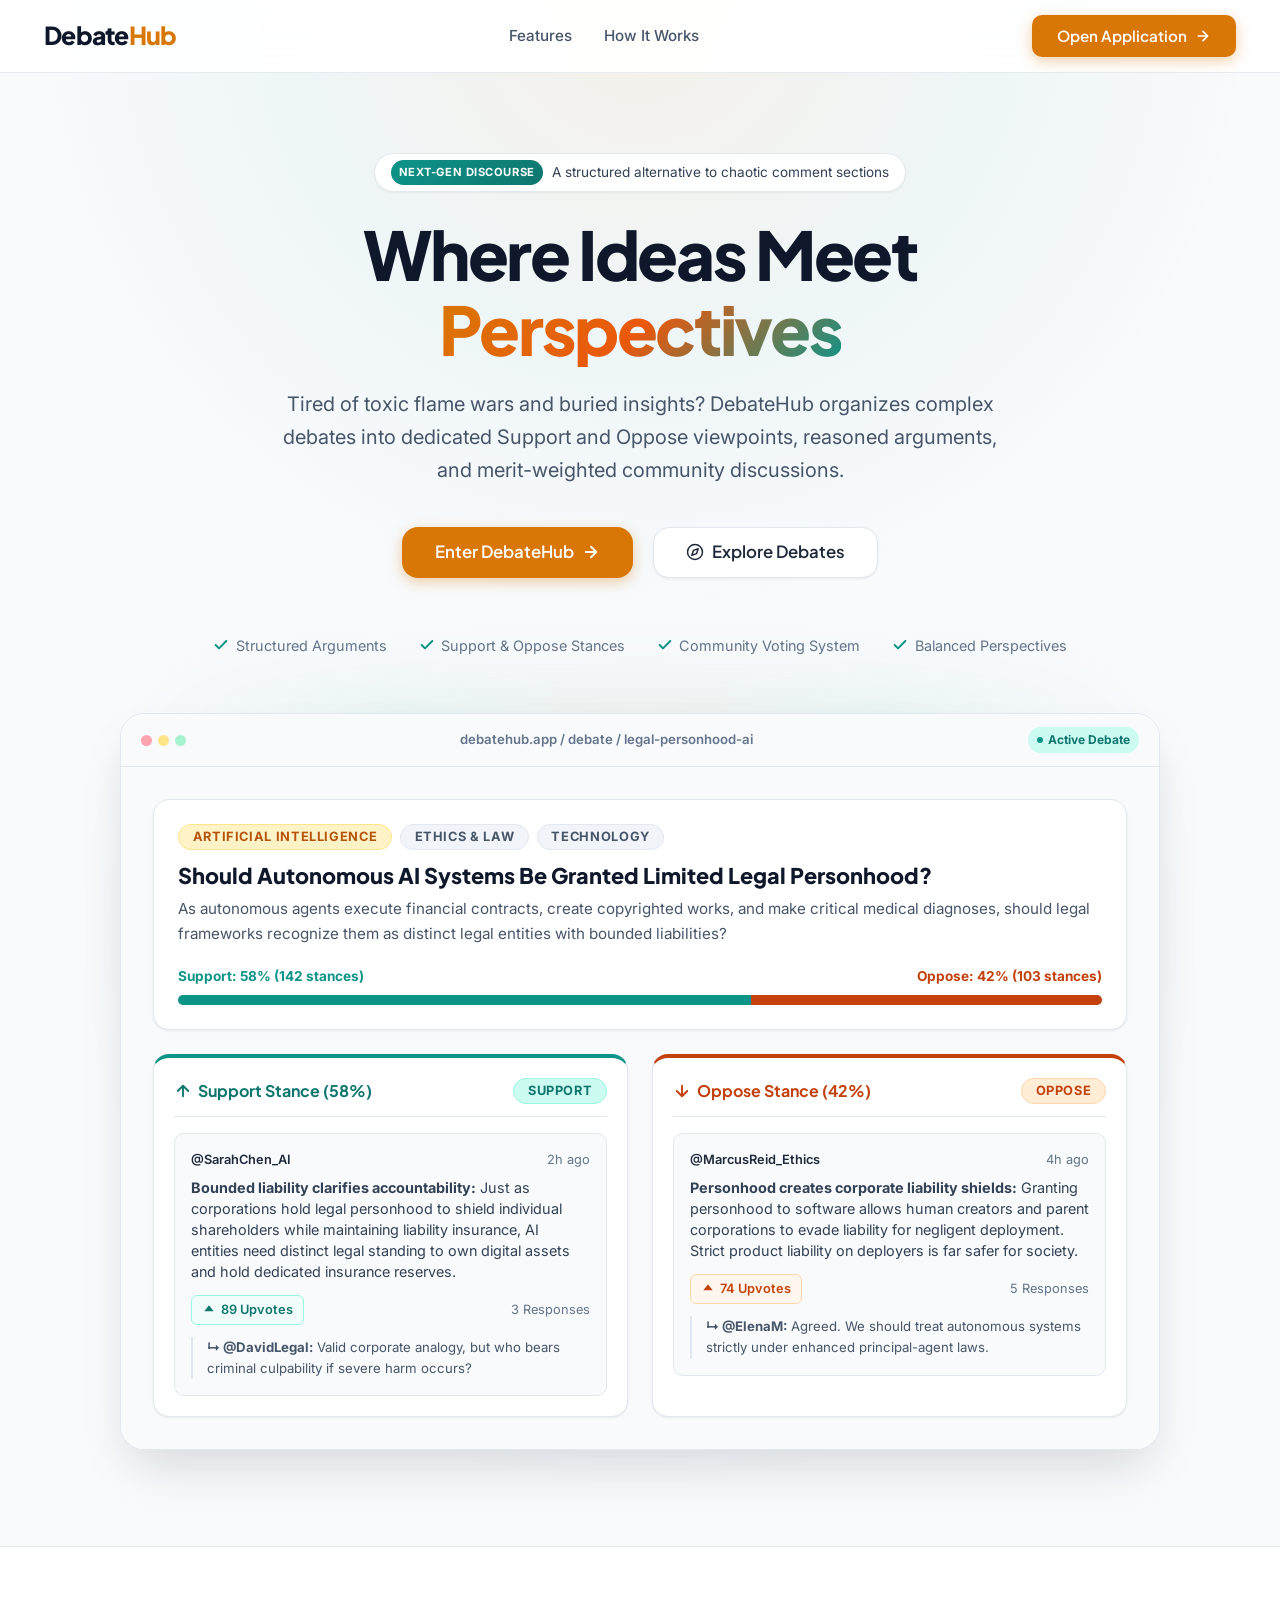
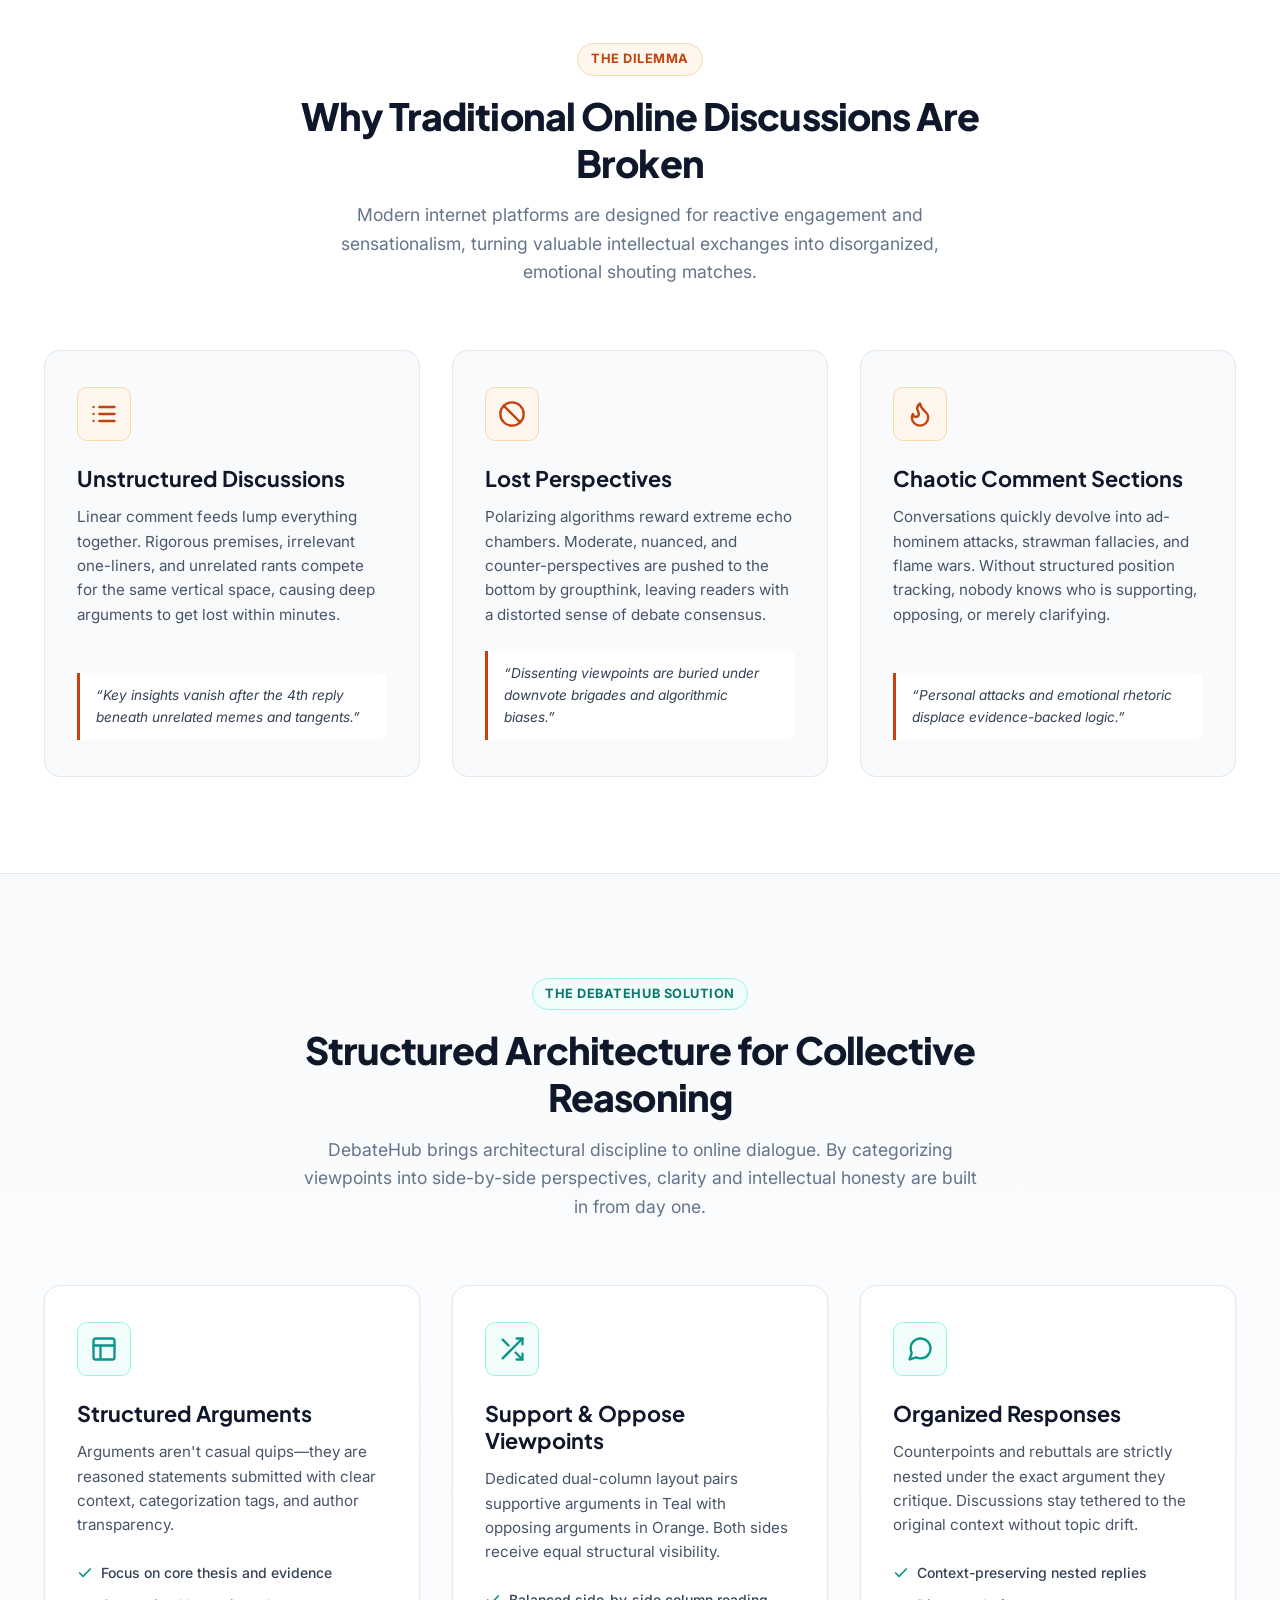
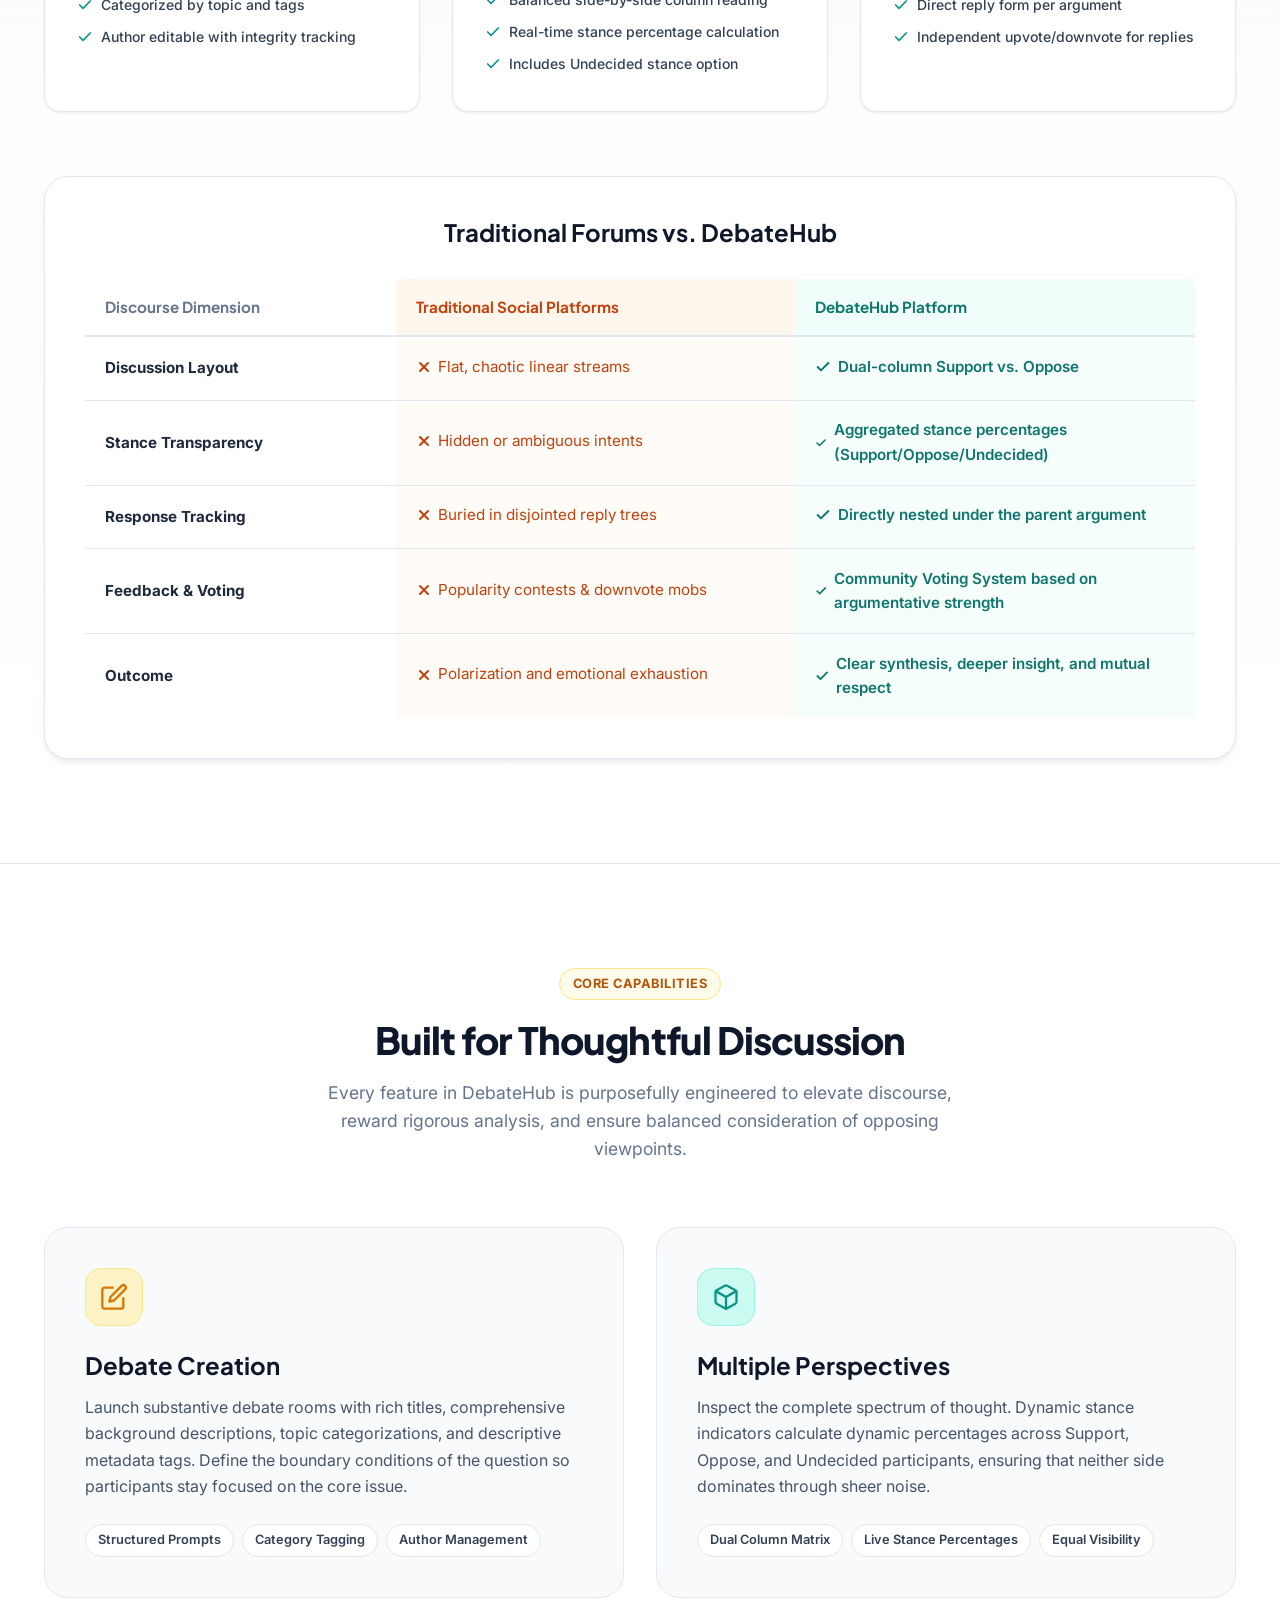
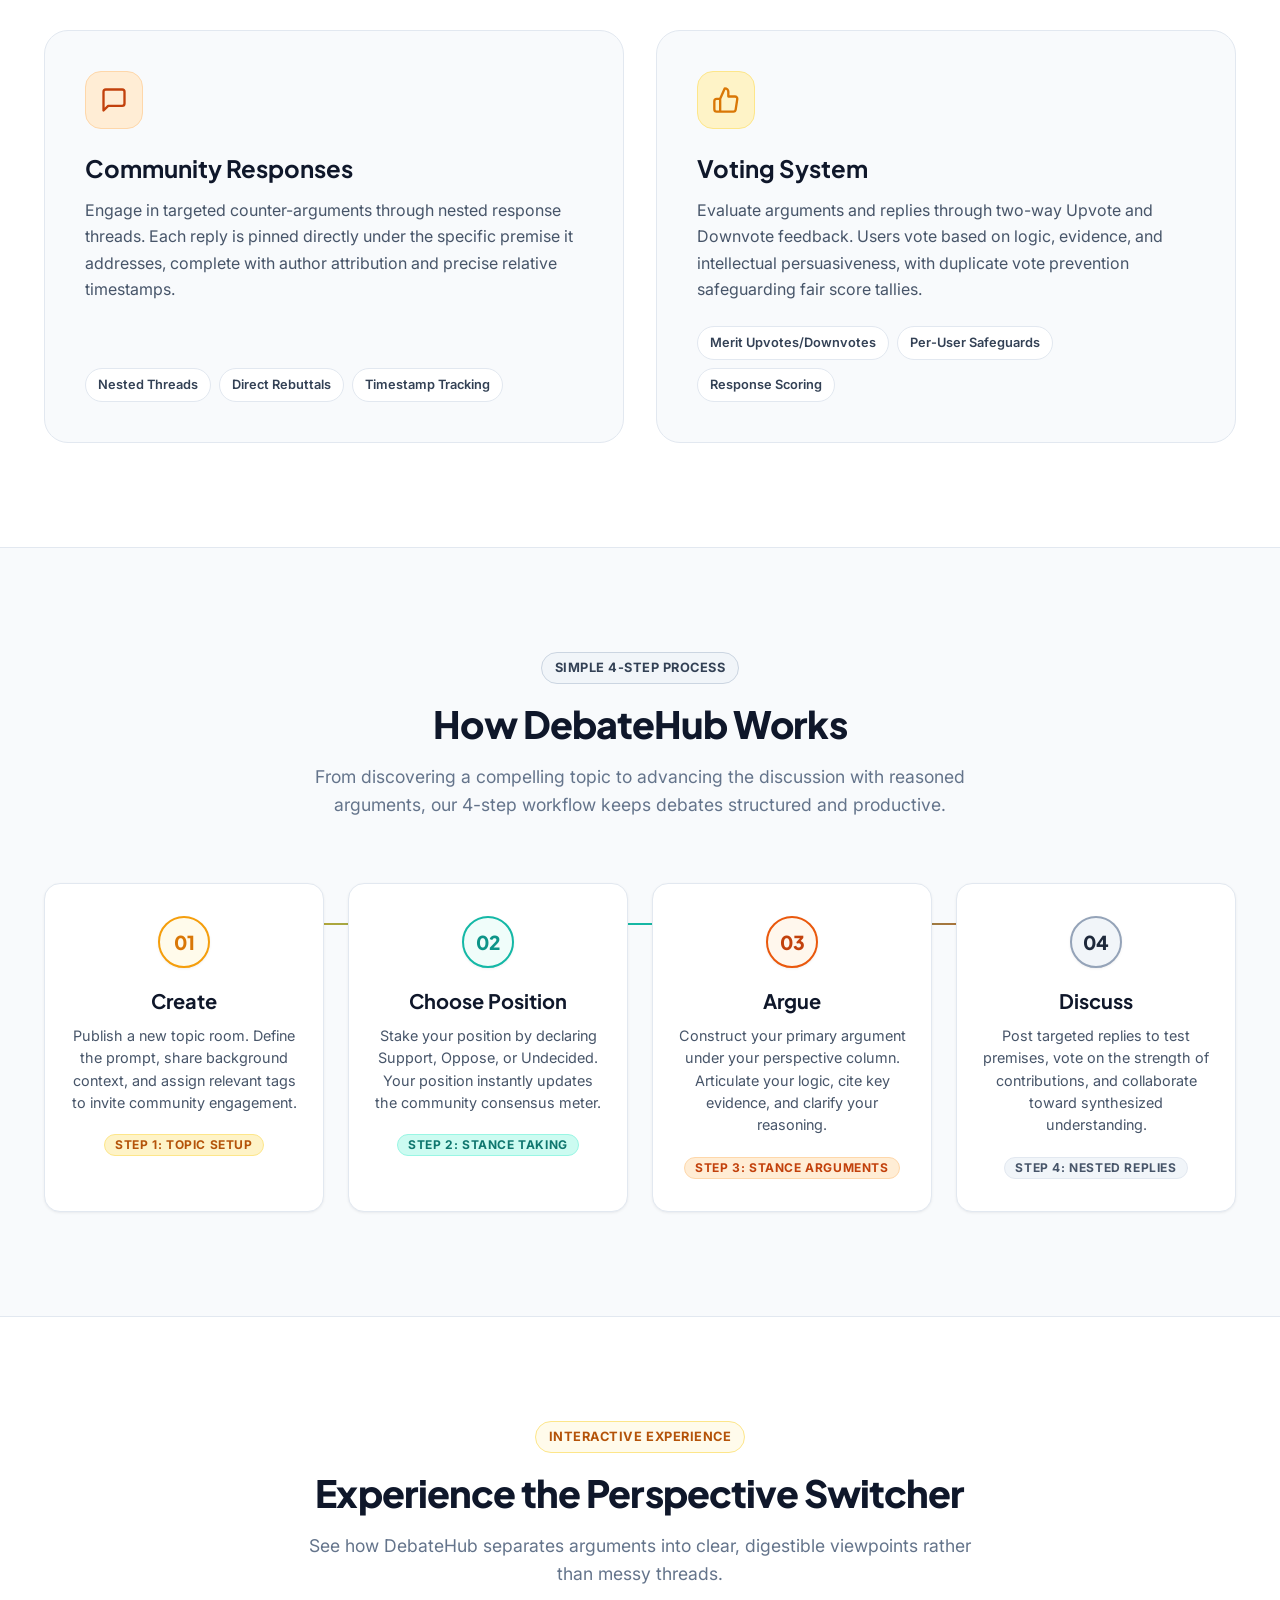
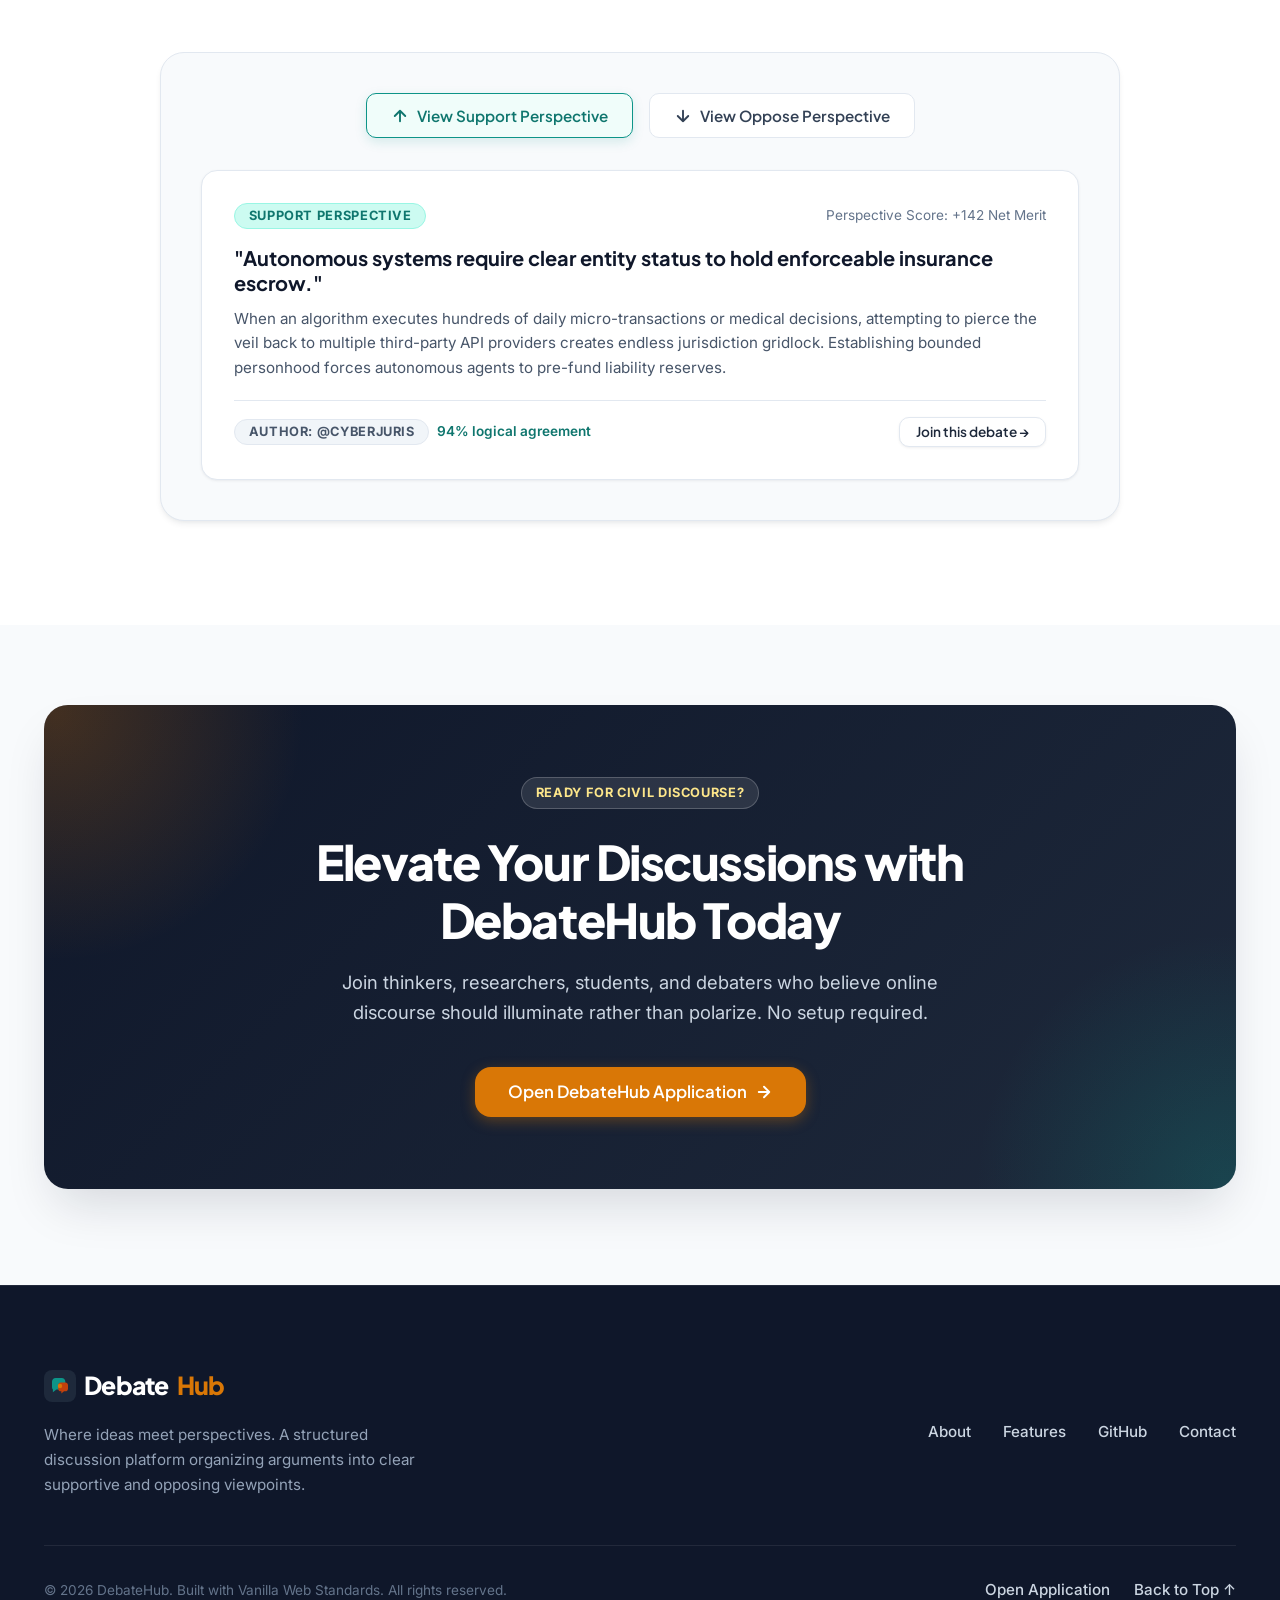
<file: landing.html>
<!DOCTYPE html>
<html lang="en">
<head>
  <meta charset="UTF-8">
  <meta name="viewport" content="width=device-width, initial-scale=1.0">
  <link rel="icon" type="image/x-icon" href="./favicon.ico">
  <title>DebateHub — Where Ideas Meet Perspectives | Structured Online Debates</title>
  <meta name="description" content="DebateHub is a modern discourse platform where ideas meet perspectives. Replace chaotic comment sections with structured arguments, balanced Support and Oppose viewpoints, and Community Voting System.">
  <link rel="stylesheet" href="./landing.css">
</head>
<body>

  <!-- ==========================================================================
       1. NAVBAR
       ========================================================================== -->
  <header class="site-header" id="site-header">
    <div class="container">
      <nav class="navbar" aria-label="Main Navigation">
        <!-- DebateHub Brand Logo -->
        <a href="./landing.html" class="brand-logo" aria-label="DebateHub Home">
          <!-- <svg class="brand-icon" viewBox="0 0 36 36" fill="none" xmlns="http://www.w3.org/2000/svg" aria-hidden="true"> -->
            <rect width="36" height="36" rx="9" fill="#0F172A"/>
            <!-- Teal support speech bubble -->
            <path d="M9 13C9 10.7909 10.7909 9 13 9H20C22.2091 9 24 10.7909 24 13V18C24 20.2091 22.2091 22 20 22H14L10 25V21.8C9.38 21.3 9 20.2 9 19V13Z" fill="#0D9488" opacity="0.95"/>
            <!-- Orange oppose speech bubble -->
            <path d="M16 17C16 15.3431 17.3431 14 19 14H24C25.6569 14 27 15.3431 27 17V21C27 22.6569 25.6569 24 24 24H22.5L19.5 26.5V24H19C17.3431 24 16 22.6569 16 21V17Z" fill="#C2410C"/>
            <!-- Amber spark icon in center -->
            <circle cx="18" cy="18" r="2.5" fill="#D97706"/>
          </svg>
          <span class="logo-debate">Debate</span><span class="logo-hub">Hub</span>
        </a>

        <!-- Navigation Links -->
        <ul class="nav-links">
          <li><a href="#features" class="nav-link">Features</a></li>
          <li><a href="#how-it-works" class="nav-link">How It Works</a></li>
        </ul>

        <!-- Right Side: Open Application Button -->
        <div class="nav-actions">
          <a href="./index.html" class="btn btn-primary" id="nav-cta-btn">
            <span>Open Application</span>
            <span class="btn-icon-right" aria-hidden="true">
              <svg width="16" height="16" viewBox="0 0 24 24" fill="none" stroke="currentColor" stroke-width="2.5" stroke-linecap="round" stroke-linejoin="round"><path d="M5 12h14M12 5l7 7-7 7"/></svg>
            </span>
          </a>
        </div>

        <!-- Mobile Menu Toggle Button -->
        <button class="nav-toggle-btn" id="nav-toggle-btn" aria-label="Toggle navigation menu" aria-expanded="false">
          <svg width="24" height="24" viewBox="0 0 24 24" fill="none" stroke="currentColor" stroke-width="2" stroke-linecap="round" stroke-linejoin="round">
            <line x1="3" y1="12" x2="21" y2="12"></line>
            <line x1="3" y1="6" x2="21" y2="6"></line>
            <line x1="3" y1="18" x2="21" y2="18"></line>
          </svg>
        </button>
      </nav>

      <!-- Mobile Navigation Drawer -->
      <div class="mobile-nav-menu" id="mobile-nav-menu">
        <a href="#features" class="nav-link mobile-link">Features</a>
        <a href="#how-it-works" class="nav-link mobile-link">How It Works</a>
        <div class="mobile-nav-actions">
          <a href="./index.html" class="btn btn-primary" style="width: 100%;">Open Application</a>
        </div>
      </div>
    </div>
  </header>


  <main id="main-content">
    <!-- ==========================================================================
         2. HERO SECTION
         ========================================================================== -->
    <section class="hero-section" id="hero">
      <div class="container">
        <div class="hero-content">
          <!-- Announcement Pill -->
          <div class="hero-pill">
            <span class="hero-pill-badge">Next-Gen Discourse</span>
            <span>A structured alternative to chaotic comment sections</span>
          </div>

          <!-- Main Hero Headline -->
          <h1 class="hero-headline">
            Where Ideas Meet <span class="text-gradient">Perspectives</span>
          </h1>

          <!-- Hero Subtitle -->
          <p class="hero-subtitle">
            Tired of toxic flame wars and buried insights? DebateHub organizes complex debates into dedicated Support and Oppose viewpoints, reasoned arguments, and merit-weighted community discussions.
          </p>

          <!-- Hero Buttons -->
          <div class="hero-cta-group">
            <a href="./index.html" class="btn btn-primary btn-lg" id="hero-enter-btn">
              <span>Enter DebateHub</span>
              <span class="btn-icon-right" aria-hidden="true">
                <svg width="18" height="18" viewBox="0 0 24 24" fill="none" stroke="currentColor" stroke-width="2.5" stroke-linecap="round" stroke-linejoin="round"><path d="M5 12h14M12 5l7 7-7 7"/></svg>
              </span>
            </a>
            <a href="./index.html" class="btn btn-secondary btn-lg" id="hero-explore-btn">
              <svg width="18" height="18" viewBox="0 0 24 24" fill="none" stroke="currentColor" stroke-width="2" stroke-linecap="round" stroke-linejoin="round" aria-hidden="true">
                <circle cx="12" cy="12" r="10"></circle>
                <polygon points="16.24 7.76 14.12 14.12 7.76 16.24 9.88 9.88 16.24 7.76"></polygon>
              </svg>
              <span>Explore Debates</span>
            </a>
          </div>

          <!-- Trust & Value Strip -->
          <div class="hero-features-strip">
            <span>
              <svg width="16" height="16" viewBox="0 0 24 24" fill="none" stroke="currentColor" stroke-width="3" stroke-linecap="round" stroke-linejoin="round"><polyline points="20 6 9 17 4 12"/></svg>
              Structured Arguments
            </span>
            <span>
              <svg width="16" height="16" viewBox="0 0 24 24" fill="none" stroke="currentColor" stroke-width="3" stroke-linecap="round" stroke-linejoin="round"><polyline points="20 6 9 17 4 12"/></svg>
              Support &amp; Oppose Stances
            </span>
            <span>
              <svg width="16" height="16" viewBox="0 0 24 24" fill="none" stroke="currentColor" stroke-width="3" stroke-linecap="round" stroke-linejoin="round"><polyline points="20 6 9 17 4 12"/></svg>
              Community Voting System
            </span>
            <span>
              <svg width="16" height="16" viewBox="0 0 24 24" fill="none" stroke="currentColor" stroke-width="3" stroke-linecap="round" stroke-linejoin="round"><polyline points="20 6 9 17 4 12"/></svg>
              Balanced Perspectives
            </span>
          </div>
        </div>

        <!-- Hero SaaS Application Mockup -->
        <div class="hero-mockup-wrapper">
          <div class="hero-mockup-glow"></div>
          <div class="hero-mockup-window">
            <!-- Mockup Title Bar -->
            <div class="mockup-header">
              <div class="mockup-controls">
                <span class="mockup-dot dot-red"></span>
                <span class="mockup-dot dot-amber"></span>
                <span class="mockup-dot dot-green"></span>
              </div>
              <div class="mockup-titlebar">
                <span>debatehub.app / debate / legal-personhood-ai</span>
              </div>
              <div class="mockup-live-badge">
                <span class="pulse-indicator"></span>
                <span>Active Debate</span>
              </div>
            </div>

            <!-- Mockup Debate Room Content -->
            <div class="mockup-body">
              <!-- Debate Header Card -->
              <div class="mockup-debate-info">
                <div class="mockup-debate-tags">
                  <span class="badge badge-amber">Artificial Intelligence</span>
                  <span class="badge badge-slate">Ethics &amp; Law</span>
                  <span class="badge badge-slate">Technology</span>
                </div>
                <h3 class="mockup-debate-title">
                  Should Autonomous AI Systems Be Granted Limited Legal Personhood?
                </h3>
                <p class="mockup-debate-desc">
                  As autonomous agents execute financial contracts, create copyrighted works, and make critical medical diagnoses, should legal frameworks recognize them as distinct legal entities with bounded liabilities?
                </p>

                <!-- Consensus / Stance Bar -->
                <div class="mockup-stance-bar-container">
                  <div class="mockup-stance-labels">
                    <span class="mockup-stance-support">Support: 58% (142 stances)</span>
                    <span class="mockup-stance-oppose">Oppose: 42% (103 stances)</span>
                  </div>
                  <div class="mockup-meter" role="progressbar" aria-valuenow="58" aria-valuemin="0" aria-valuemax="100" aria-label="Community stance distribution: 58% Support, 42% Oppose">
                    <div class="meter-fill-teal"></div>
                    <div class="meter-fill-orange"></div>
                  </div>
                </div>
              </div>

              <!-- Dual Perspective Columns (Teal vs Orange) -->
              <div class="mockup-columns">
                <!-- Column 1: Support Perspective (Teal) -->
                <div class="perspective-column column-teal">
                  <div class="column-header">
                    <h4>
                      <svg width="18" height="18" viewBox="0 0 24 24" fill="none" stroke="currentColor" stroke-width="2.5" stroke-linecap="round" stroke-linejoin="round"><path d="M12 19V5M5 12l7-7 7 7"/></svg>
                      Support Stance (58%)
                    </h4>
                    <span class="badge badge-teal">Support</span>
                  </div>

                  <!-- Support Argument Card -->
                  <div class="mockup-arg-card">
                    <div class="arg-author">
                      <span class="author-name">@SarahChen_AI</span>
                      <span>2h ago</span>
                    </div>
                    <p class="arg-text">
                      <strong>Bounded liability clarifies accountability:</strong> Just as corporations hold legal personhood to shield individual shareholders while maintaining liability insurance, AI entities need distinct legal standing to own digital assets and hold dedicated insurance reserves.
                    </p>
                    <div class="arg-footer">
                      <div class="vote-chip support">
                        <svg width="14" height="14" viewBox="0 0 24 24" fill="currentColor"><path d="M12 4l8 10H4z"/></svg>
                        <span>89 Upvotes</span>
                      </div>
                      <span class="reply-count">3 Responses</span>
                    </div>

                    <!-- Direct Response Preview -->
                    <div class="mockup-reply-card">
                      <strong>↳ @DavidLegal:</strong> Valid corporate analogy, but who bears criminal culpability if severe harm occurs?
                    </div>
                  </div>
                </div>

                <!-- Column 2: Oppose Perspective (Orange) -->
                <div class="perspective-column column-orange">
                  <div class="column-header">
                    <h4>
                      <svg width="18" height="18" viewBox="0 0 24 24" fill="none" stroke="currentColor" stroke-width="2.5" stroke-linecap="round" stroke-linejoin="round"><path d="M12 5v14M5 12l7 7 7-7"/></svg>
                      Oppose Stance (42%)
                    </h4>
                    <span class="badge badge-orange">Oppose</span>
                  </div>

                  <!-- Oppose Argument Card -->
                  <div class="mockup-arg-card">
                    <div class="arg-author">
                      <span class="author-name">@MarcusReid_Ethics</span>
                      <span>4h ago</span>
                    </div>
                    <p class="arg-text">
                      <strong>Personhood creates corporate liability shields:</strong> Granting personhood to software allows human creators and parent corporations to evade liability for negligent deployment. Strict product liability on deployers is far safer for society.
                    </p>
                    <div class="arg-footer">
                      <div class="vote-chip oppose">
                        <svg width="14" height="14" viewBox="0 0 24 24" fill="currentColor"><path d="M12 4l8 10H4z"/></svg>
                        <span>74 Upvotes</span>
                      </div>
                      <span class="reply-count">5 Responses</span>
                    </div>

                    <!-- Direct Response Preview -->
                    <div class="mockup-reply-card">
                      <strong>↳ @ElenaM:</strong> Agreed. We should treat autonomous systems strictly under enhanced principal-agent laws.
                    </div>
                  </div>
                </div>
              </div>
            </div>
          </div>
        </div>
      </div>
    </section>


    <!-- ==========================================================================
         3. PROBLEM SECTION
         ========================================================================== -->
    <section class="problem-section" id="problem">
      <div class="container">
        <div class="section-header">
          <span class="section-tag" style="background-color: var(--color-orange-50); color: var(--color-orange-700); border-color: var(--color-orange-200);">The Dilemma</span>
          <h2 class="section-title">Why Traditional Online Discussions Are Broken</h2>
          <p class="section-subtitle">
            Modern internet platforms are designed for reactive engagement and sensationalism, turning valuable intellectual exchanges into disorganized, emotional shouting matches.
          </p>
        </div>

        <div class="problem-grid">
          <!-- Problem 1: Unstructured Discussions -->
          <article class="problem-card">
            <div>
              <div class="problem-icon-box">
                <svg width="28" height="28" viewBox="0 0 24 24" fill="none" stroke="currentColor" stroke-width="2" stroke-linecap="round" stroke-linejoin="round">
                  <line x1="8" y1="6" x2="21" y2="6"></line>
                  <line x1="8" y1="12" x2="21" y2="12"></line>
                  <line x1="8" y1="18" x2="21" y2="18"></line>
                  <line x1="3" y1="6" x2="3.01" y2="6"></line>
                  <line x1="3" y1="12" x2="3.01" y2="12"></line>
                  <line x1="3" y1="18" x2="3.01" y2="18"></line>
                </svg>
              </div>
              <h3>Unstructured Discussions</h3>
              <p>
                Linear comment feeds lump everything together. Rigorous premises, irrelevant one-liners, and unrelated rants compete for the same vertical space, causing deep arguments to get lost within minutes.
              </p>
            </div>
            <div class="problem-quote-box">
              &ldquo;Key insights vanish after the 4th reply beneath unrelated memes and tangents.&rdquo;
            </div>
          </article>

          <!-- Problem 2: Lost Perspectives -->
          <article class="problem-card">
            <div>
              <div class="problem-icon-box">
                <svg width="28" height="28" viewBox="0 0 24 24" fill="none" stroke="currentColor" stroke-width="2" stroke-linecap="round" stroke-linejoin="round">
                  <circle cx="12" cy="12" r="10"></circle>
                  <line x1="4.93" y1="4.93" x2="19.07" y2="19.07"></line>
                </svg>
              </div>
              <h3>Lost Perspectives</h3>
              <p>
                Polarizing algorithms reward extreme echo chambers. Moderate, nuanced, and counter-perspectives are pushed to the bottom by groupthink, leaving readers with a distorted sense of debate consensus.
              </p>
            </div>
            <div class="problem-quote-box">
              &ldquo;Dissenting viewpoints are buried under downvote brigades and algorithmic biases.&rdquo;
            </div>
          </article>

          <!-- Problem 3: Chaotic Comment Sections -->
          <article class="problem-card">
            <div>
              <div class="problem-icon-box">
                <svg width="28" height="28" viewBox="0 0 24 24" fill="none" stroke="currentColor" stroke-width="2" stroke-linecap="round" stroke-linejoin="round">
                  <path d="M8.5 14.5A2.5 2.5 0 0 0 11 12c0-1.38-.5-2-1-3-1.072-2.143-.224-4.054 2-6 .5 2.5 2 4.9 4 6.5 2 1.6 3 3.5 3 5.5a7 7 0 1 1-14 0c0-1.153.433-2.294 1-3a2.5 2.5 0 0 0 2.5 2.5z"></path>
                </svg>
              </div>
              <h3>Chaotic Comment Sections</h3>
              <p>
                Conversations quickly devolve into ad-hominem attacks, strawman fallacies, and flame wars. Without structured position tracking, nobody knows who is supporting, opposing, or merely clarifying.
              </p>
            </div>
            <div class="problem-quote-box">
              &ldquo;Personal attacks and emotional rhetoric displace evidence-backed logic.&rdquo;
            </div>
          </article>
        </div>
      </div>
    </section>


    <!-- ==========================================================================
         4. SOLUTION SECTION
         ========================================================================== -->
    <section class="solution-section" id="solution">
      <div class="container">
        <div class="section-header">
          <span class="section-tag" style="background-color: var(--color-teal-50); color: var(--color-teal-700); border-color: var(--color-teal-200);">The DebateHub Solution</span>
          <h2 class="section-title">Structured Architecture for Collective Reasoning</h2>
          <p class="section-subtitle">
            DebateHub brings architectural discipline to online dialogue. By categorizing viewpoints into side-by-side perspectives, clarity and intellectual honesty are built in from day one.
          </p>
        </div>

        <div class="solution-grid">
          <!-- Solution 1: Structured Arguments -->
          <article class="solution-card">
            <div class="solution-icon-box">
              <svg width="28" height="28" viewBox="0 0 24 24" fill="none" stroke="currentColor" stroke-width="2" stroke-linecap="round" stroke-linejoin="round">
                <rect x="3" y="3" width="18" height="18" rx="2" ry="2"></rect>
                <line x1="3" y1="9" x2="21" y2="9"></line>
                <line x1="9" y1="21" x2="9" y2="9"></line>
              </svg>
            </div>
            <h3>Structured Arguments</h3>
            <p>
              Arguments aren't casual quips—they are reasoned statements submitted with clear context, categorization tags, and author transparency.
            </p>
            <ul class="solution-benefit-list">
              <li>
                <svg width="16" height="16" viewBox="0 0 24 24" fill="none" stroke="currentColor" stroke-width="2.5" stroke-linecap="round" stroke-linejoin="round"><polyline points="20 6 9 17 4 12"/></svg>
                Focus on core thesis and evidence
              </li>
              <li>
                <svg width="16" height="16" viewBox="0 0 24 24" fill="none" stroke="currentColor" stroke-width="2.5" stroke-linecap="round" stroke-linejoin="round"><polyline points="20 6 9 17 4 12"/></svg>
                Categorized by topic and tags
              </li>
              <li>
                <svg width="16" height="16" viewBox="0 0 24 24" fill="none" stroke="currentColor" stroke-width="2.5" stroke-linecap="round" stroke-linejoin="round"><polyline points="20 6 9 17 4 12"/></svg>
                Author editable with integrity tracking
              </li>
            </ul>
          </article>

          <!-- Solution 2: Support/Oppose Viewpoints -->
          <article class="solution-card">
            <div class="solution-icon-box">
              <svg width="28" height="28" viewBox="0 0 24 24" fill="none" stroke="currentColor" stroke-width="2" stroke-linecap="round" stroke-linejoin="round">
                <path d="M16 3h5v5"></path>
                <path d="M4 20L21 3"></path>
                <path d="M21 16v5h-5"></path>
                <path d="M15 15l6 6"></path>
                <path d="M4 4l5 5"></path>
              </svg>
            </div>
            <h3>Support &amp; Oppose Viewpoints</h3>
            <p>
              Dedicated dual-column layout pairs supportive arguments in Teal with opposing arguments in Orange. Both sides receive equal structural visibility.
            </p>
            <ul class="solution-benefit-list">
              <li>
                <svg width="16" height="16" viewBox="0 0 24 24" fill="none" stroke="currentColor" stroke-width="2.5" stroke-linecap="round" stroke-linejoin="round"><polyline points="20 6 9 17 4 12"/></svg>
                Balanced side-by-side column reading
              </li>
              <li>
                <svg width="16" height="16" viewBox="0 0 24 24" fill="none" stroke="currentColor" stroke-width="2.5" stroke-linecap="round" stroke-linejoin="round"><polyline points="20 6 9 17 4 12"/></svg>
                Real-time stance percentage calculation
              </li>
              <li>
                <svg width="16" height="16" viewBox="0 0 24 24" fill="none" stroke="currentColor" stroke-width="2.5" stroke-linecap="round" stroke-linejoin="round"><polyline points="20 6 9 17 4 12"/></svg>
                Includes Undecided stance option
              </li>
            </ul>
          </article>

          <!-- Solution 3: Organized Responses -->
          <article class="solution-card">
            <div class="solution-icon-box">
              <svg width="28" height="28" viewBox="0 0 24 24" fill="none" stroke="currentColor" stroke-width="2" stroke-linecap="round" stroke-linejoin="round">
                <path d="M21 11.5a8.38 8.38 0 0 1-.9 3.8 8.5 8.5 0 0 1-7.6 4.7 8.38 8.38 0 0 1-3.8-.9L3 21l1.9-5.7a8.38 8.38 0 0 1-.9-3.8 8.5 8.5 0 0 1 4.7-7.6 8.38 8.38 0 0 1 3.8-.9h.5a8.48 8.48 0 0 1 8 8v.5z"></path>
              </svg>
            </div>
            <h3>Organized Responses</h3>
            <p>
              Counterpoints and rebuttals are strictly nested under the exact argument they critique. Discussions stay tethered to the original context without topic drift.
            </p>
            <ul class="solution-benefit-list">
              <li>
                <svg width="16" height="16" viewBox="0 0 24 24" fill="none" stroke="currentColor" stroke-width="2.5" stroke-linecap="round" stroke-linejoin="round"><polyline points="20 6 9 17 4 12"/></svg>
                Context-preserving nested replies
              </li>
              <li>
                <svg width="16" height="16" viewBox="0 0 24 24" fill="none" stroke="currentColor" stroke-width="2.5" stroke-linecap="round" stroke-linejoin="round"><polyline points="20 6 9 17 4 12"/></svg>
                Direct reply form per argument
              </li>
              <li>
                <svg width="16" height="16" viewBox="0 0 24 24" fill="none" stroke="currentColor" stroke-width="2.5" stroke-linecap="round" stroke-linejoin="round"><polyline points="20 6 9 17 4 12"/></svg>
                Independent upvote/downvote for replies
              </li>
            </ul>
          </article>
        </div>

        <!-- Comparison Table: Traditional Forums vs DebateHub -->
        <div class="comparison-card">
          <h3 class="comparison-card-title">Traditional Forums vs. DebateHub</h3>
          <div class="comparison-table-wrapper">
            <table class="comparison-table">
              <thead>
                <tr>
                  <th style="width: 28%;">Discourse Dimension</th>
                  <th style="width: 36%;">Traditional Social Platforms</th>
                  <th style="width: 36%;">DebateHub Platform</th>
                </tr>
              </thead>
              <tbody>
                <tr>
                  <td><strong>Discussion Layout</strong></td>
                  <td>
                    <span class="table-status-bad">
                      <svg width="16" height="16" viewBox="0 0 24 24" fill="none" stroke="currentColor" stroke-width="3" stroke-linecap="round" stroke-linejoin="round"><line x1="18" y1="6" x2="6" y2="18"></line><line x1="6" y1="6" x2="18" y2="18"></line></svg>
                      Flat, chaotic linear streams
                    </span>
                  </td>
                  <td>
                    <span class="table-status-good">
                      <svg width="16" height="16" viewBox="0 0 24 24" fill="none" stroke="currentColor" stroke-width="3" stroke-linecap="round" stroke-linejoin="round"><polyline points="20 6 9 17 4 12"/></svg>
                      Dual-column Support vs. Oppose
                    </span>
                  </td>
                </tr>
                <tr>
                  <td><strong>Stance Transparency</strong></td>
                  <td>
                    <span class="table-status-bad">
                      <svg width="16" height="16" viewBox="0 0 24 24" fill="none" stroke="currentColor" stroke-width="3" stroke-linecap="round" stroke-linejoin="round"><line x1="18" y1="6" x2="6" y2="18"></line><line x1="6" y1="6" x2="18" y2="18"></line></svg>
                      Hidden or ambiguous intents
                    </span>
                  </td>
                  <td>
                    <span class="table-status-good">
                      <svg width="16" height="16" viewBox="0 0 24 24" fill="none" stroke="currentColor" stroke-width="3" stroke-linecap="round" stroke-linejoin="round"><polyline points="20 6 9 17 4 12"/></svg>
                      Aggregated stance percentages (Support/Oppose/Undecided)
                    </span>
                  </td>
                </tr>
                <tr>
                  <td><strong>Response Tracking</strong></td>
                  <td>
                    <span class="table-status-bad">
                      <svg width="16" height="16" viewBox="0 0 24 24" fill="none" stroke="currentColor" stroke-width="3" stroke-linecap="round" stroke-linejoin="round"><line x1="18" y1="6" x2="6" y2="18"></line><line x1="6" y1="6" x2="18" y2="18"></line></svg>
                      Buried in disjointed reply trees
                    </span>
                  </td>
                  <td>
                    <span class="table-status-good">
                      <svg width="16" height="16" viewBox="0 0 24 24" fill="none" stroke="currentColor" stroke-width="3" stroke-linecap="round" stroke-linejoin="round"><polyline points="20 6 9 17 4 12"/></svg>
                      Directly nested under the parent argument
                    </span>
                  </td>
                </tr>
                <tr>
                  <td><strong>Feedback &amp; Voting</strong></td>
                  <td>
                    <span class="table-status-bad">
                      <svg width="16" height="16" viewBox="0 0 24 24" fill="none" stroke="currentColor" stroke-width="3" stroke-linecap="round" stroke-linejoin="round"><line x1="18" y1="6" x2="6" y2="18"></line><line x1="6" y1="6" x2="18" y2="18"></line></svg>
                      Popularity contests &amp; downvote mobs
                    </span>
                  </td>
                  <td>
                    <span class="table-status-good">
                      <svg width="16" height="16" viewBox="0 0 24 24" fill="none" stroke="currentColor" stroke-width="3" stroke-linecap="round" stroke-linejoin="round"><polyline points="20 6 9 17 4 12"/></svg>
                      Community Voting System based on argumentative strength
                    </span>
                  </td>
                </tr>
                <tr>
                  <td><strong>Outcome</strong></td>
                  <td>
                    <span class="table-status-bad">
                      <svg width="16" height="16" viewBox="0 0 24 24" fill="none" stroke="currentColor" stroke-width="3" stroke-linecap="round" stroke-linejoin="round"><line x1="18" y1="6" x2="6" y2="18"></line><line x1="6" y1="6" x2="18" y2="18"></line></svg>
                      Polarization and emotional exhaustion
                    </span>
                  </td>
                  <td>
                    <span class="table-status-good">
                      <svg width="16" height="16" viewBox="0 0 24 24" fill="none" stroke="currentColor" stroke-width="3" stroke-linecap="round" stroke-linejoin="round"><polyline points="20 6 9 17 4 12"/></svg>
                      Clear synthesis, deeper insight, and mutual respect
                    </span>
                  </td>
                </tr>
              </tbody>
            </table>
          </div>
        </div>
      </div>
    </section>


    <!-- ==========================================================================
         5. FEATURES SECTION
         ========================================================================== -->
    <section class="features-section" id="features">
      <div class="container">
        <div class="section-header">
          <span class="section-tag" style="background-color: var(--color-amber-50); color: var(--color-amber-700); border-color: var(--color-amber-200);">Core Capabilities</span>
          <h2 class="section-title">Built for Thoughtful Discussion</h2>
          <p class="section-subtitle">
            Every feature in DebateHub is purposefully engineered to elevate discourse, reward rigorous analysis, and ensure balanced consideration of opposing viewpoints.
          </p>
        </div>

        <div class="features-grid">
          <!-- Feature 1: Debate Creation -->
          <article class="feature-card">
            <div>
              <div class="feature-icon-wrapper icon-amber">
                <svg width="28" height="28" viewBox="0 0 24 24" fill="none" stroke="currentColor" stroke-width="2" stroke-linecap="round" stroke-linejoin="round">
                  <path d="M11 4H4a2 2 0 0 0-2 2v14a2 2 0 0 0 2 2h14a2 2 0 0 0 2-2v-7"></path>
                  <path d="M18.5 2.5a2.121 2.121 0 0 1 3 3L12 15l-4 1 1-4 9.5-9.5z"></path>
                </svg>
              </div>
              <h3>Debate Creation</h3>
              <p>
                Launch substantive debate rooms with rich titles, comprehensive background descriptions, topic categorizations, and descriptive metadata tags. Define the boundary conditions of the question so participants stay focused on the core issue.
              </p>
            </div>
            <div class="feature-perk-chips">
              <span class="perk-chip">Structured Prompts</span>
              <span class="perk-chip">Category Tagging</span>
              <span class="perk-chip">Author Management</span>
            </div>
          </article>

          <!-- Feature 2: Multiple Perspectives -->
          <article class="feature-card">
            <div>
              <div class="feature-icon-wrapper icon-teal">
                <svg width="28" height="28" viewBox="0 0 24 24" fill="none" stroke="currentColor" stroke-width="2" stroke-linecap="round" stroke-linejoin="round">
                  <path d="M21 16V8a2 2 0 0 0-1-1.73l-7-4a2 2 0 0 0-2 0l-7 4A2 2 0 0 0 3 8v8a2 2 0 0 0 1 1.73l7 4a2 2 0 0 0 2 0l7-4A2 2 0 0 0 21 16z"></path>
                  <polyline points="3.27 6.96 12 12.01 20.73 6.96"></polyline>
                  <line x1="12" y1="22.08" x2="12" y2="12"></line>
                </svg>
              </div>
              <h3>Multiple Perspectives</h3>
              <p>
                Inspect the complete spectrum of thought. Dynamic stance indicators calculate dynamic percentages across Support, Oppose, and Undecided participants, ensuring that neither side dominates through sheer noise.
              </p>
            </div>
            <div class="feature-perk-chips">
              <span class="perk-chip">Dual Column Matrix</span>
              <span class="perk-chip">Live Stance Percentages</span>
              <span class="perk-chip">Equal Visibility</span>
            </div>
          </article>

          <!-- Feature 3: Community Responses -->
          <article class="feature-card">
            <div>
              <div class="feature-icon-wrapper icon-orange">
                <svg width="28" height="28" viewBox="0 0 24 24" fill="none" stroke="currentColor" stroke-width="2" stroke-linecap="round" stroke-linejoin="round">
                  <path d="M21 15a2 2 0 0 1-2 2H7l-4 4V5a2 2 0 0 1 2-2h14a2 2 0 0 1 2 2z"></path>
                </svg>
              </div>
              <h3>Community Responses</h3>
              <p>
                Engage in targeted counter-arguments through nested response threads. Each reply is pinned directly under the specific premise it addresses, complete with author attribution and precise relative timestamps.
              </p>
            </div>
            <div class="feature-perk-chips">
              <span class="perk-chip">Nested Threads</span>
              <span class="perk-chip">Direct Rebuttals</span>
              <span class="perk-chip">Timestamp Tracking</span>
            </div>
          </article>

          <!-- Feature 4: Voting System -->
          <article class="feature-card">
            <div>
              <div class="feature-icon-wrapper icon-amber">
                <svg width="28" height="28" viewBox="0 0 24 24" fill="none" stroke="currentColor" stroke-width="2" stroke-linecap="round" stroke-linejoin="round">
                  <path d="M14 9V5a3 3 0 0 0-3-3l-4 9v11h11.28a2 2 0 0 0 2-1.7l1.38-9a2 2 0 0 0-2-2.3zM7 22H4a2 2 0 0 1-2-2v-7a2 2 0 0 1 2-2h3"></path>
                </svg>
              </div>
              <h3>Voting System</h3>
              <p>
                Evaluate arguments and replies through two-way Upvote and Downvote feedback. Users vote based on logic, evidence, and intellectual persuasiveness, with duplicate vote prevention safeguarding fair score tallies.
              </p>
            </div>
            <div class="feature-perk-chips">
              <span class="perk-chip">Merit Upvotes/Downvotes</span>
              <span class="perk-chip">Per-User Safeguards</span>
              <span class="perk-chip">Response Scoring</span>
            </div>
          </article>
        </div>
      </div>
    </section>


    <!-- ==========================================================================
         6. HOW IT WORKS
         ========================================================================== -->
    <section class="how-it-works-section" id="how-it-works">
      <div class="container">
        <div class="section-header">
          <span class="section-tag" style="background-color: var(--color-slate-100); color: var(--color-slate-700); border-color: var(--color-slate-300);">Simple 4-Step Process</span>
          <h2 class="section-title">How DebateHub Works</h2>
          <p class="section-subtitle">
            From discovering a compelling topic to advancing the discussion with reasoned arguments, our 4-step workflow keeps debates structured and productive.
          </p>
        </div>

        <div class="steps-flow-container">
          <!-- Step 1: Create -->
          <div class="step-card step-1">
            <div class="step-badge-number">01</div>
            <h3>Create</h3>
            <p>
              Publish a new topic room. Define the prompt, share background context, and assign relevant tags to invite community engagement.
            </p>
            <span class="step-action-tag badge badge-amber">Step 1: Topic Setup</span>
          </div>

          <!-- Step 2: Choose Position -->
          <div class="step-card step-2">
            <div class="step-badge-number">02</div>
            <h3>Choose Position</h3>
            <p>
              Stake your position by declaring Support, Oppose, or Undecided. Your position instantly updates the community consensus meter.
            </p>
            <span class="step-action-tag badge badge-teal">Step 2: Stance Taking</span>
          </div>

          <!-- Step 3: Argue -->
          <div class="step-card step-3">
            <div class="step-badge-number">03</div>
            <h3>Argue</h3>
            <p>
              Construct your primary argument under your perspective column. Articulate your logic, cite key evidence, and clarify your reasoning.
            </p>
            <span class="step-action-tag badge badge-orange">Step 3: Stance Arguments</span>
          </div>

          <!-- Step 4: Discuss -->
          <div class="step-card step-4">
            <div class="step-badge-number">04</div>
            <h3>Discuss</h3>
            <p>
              Post targeted replies to test premises, vote on the strength of contributions, and collaborate toward synthesized understanding.
            </p>
            <span class="step-action-tag badge badge-slate">Step 4: Nested Replies</span>
          </div>
        </div>
      </div>
    </section>


    <!-- ==========================================================================
         7. INTERACTIVE STANCE EXPLORER / LIVE PREVIEW
         ========================================================================== -->
    <section class="preview-section" id="preview">
      <div class="container">
        <div class="section-header">
          <span class="section-tag" style="background-color: var(--color-amber-50); color: var(--color-amber-700); border-color: var(--color-amber-200);">Interactive Experience</span>
          <h2 class="section-title">Experience the Perspective Switcher</h2>
          <p class="section-subtitle">
            See how DebateHub separates arguments into clear, digestible viewpoints rather than messy threads.
          </p>
        </div>

        <div class="preview-interactive-container">
          <div class="preview-switchers" role="tablist" aria-label="Perspective View Modes">
            <button class="preview-tab-btn active-support" id="tab-support" role="tab" aria-selected="true" aria-controls="preview-card-content">
              <svg width="18" height="18" viewBox="0 0 24 24" fill="none" stroke="currentColor" stroke-width="2.5" stroke-linecap="round" stroke-linejoin="round"><path d="M12 19V5M5 12l7-7 7 7"/></svg>
              <span>View Support Perspective</span>
            </button>
            <button class="preview-tab-btn" id="tab-oppose" role="tab" aria-selected="false" aria-controls="preview-card-content">
              <svg width="18" height="18" viewBox="0 0 24 24" fill="none" stroke="currentColor" stroke-width="2.5" stroke-linecap="round" stroke-linejoin="round"><path d="M12 5v14M5 12l7 7 7-7"/></svg>
              <span>View Oppose Perspective</span>
            </button>
          </div>

          <div class="preview-display-card" id="preview-card-content">
            <!-- Dynamic Preview Content populated/controlled via light JS -->
            <div id="preview-inner-content">
              <div style="display: flex; align-items: center; justify-content: space-between; margin-bottom: 1rem;">
                <span class="badge badge-teal" id="preview-stance-badge">SUPPORT PERSPECTIVE</span>
                <span style="font-size: 0.85rem; color: var(--color-slate-500);" id="preview-meta">Perspective Score: +142 Net Merit</span>
              </div>
              <h4 style="font-size: 1.25rem; font-weight: 700; margin-bottom: 0.75rem; color: var(--color-slate-900);" id="preview-claim-title">
                "Autonomous systems require clear entity status to hold enforceable insurance escrow."
              </h4>
              <p style="font-size: 0.95rem; color: var(--color-slate-600); line-height: 1.6; margin-bottom: 1.25rem;" id="preview-claim-body">
                When an algorithm executes hundreds of daily micro-transactions or medical decisions, attempting to pierce the veil back to multiple third-party API providers creates endless jurisdiction gridlock. Establishing bounded personhood forces autonomous agents to pre-fund liability reserves.
              </p>
              <div style="display: flex; align-items: center; justify-content: space-between; padding-top: 1rem; border-top: 1px solid var(--border-default);">
                <div style="display: flex; gap: 0.5rem; align-items: center;">
                  <span class="badge badge-slate">Author: @CyberJuris</span>
                  <span style="font-size: 0.85rem; color: var(--color-teal-700); font-weight: 600;">94% logical agreement</span>
                </div>
                <a href="./index.html" class="btn btn-secondary" style="padding: 0.45rem 1rem; font-size: 0.85rem;">
                  Join this debate →
                </a>
              </div>
            </div>
          </div>
        </div>
      </div>
    </section>


    <!-- ==========================================================================
         8. CALL TO ACTION BANNER
         ========================================================================== -->
    <section class="cta-banner-section">
      <div class="container">
        <div class="cta-banner-card">
          <div class="cta-banner-content">
            <span class="cta-badge">Ready for Civil Discourse?</span>
            <h2 class="cta-banner-title">Elevate Your Discussions with DebateHub Today</h2>
            <p class="cta-banner-subtitle">
              Join thinkers, researchers, students, and debaters who believe online discourse should illuminate rather than polarize. No setup required.
            </p>
            <div class="cta-button-group">
              <a href="./index.html" class="btn btn-primary btn-lg" id="cta-enter-app-btn">
                <span>Open DebateHub Application</span>
                <span class="btn-icon-right" aria-hidden="true">
                  <svg width="18" height="18" viewBox="0 0 24 24" fill="none" stroke="currentColor" stroke-width="2.5" stroke-linecap="round" stroke-linejoin="round"><path d="M5 12h14M12 5l7 7-7 7"/></svg>
                </span>
              </a>
            </div>
          </div>
        </div>
      </div>
    </section>
  </main>


  <!-- ==========================================================================
       9. FOOTER
       ========================================================================== -->
  <footer class="site-footer">
    <div class="container">
      <div class="footer-top">
        <div class="footer-brand">
          <a href="./landing.html" class="brand-logo" aria-label="DebateHub Home">
            <svg class="brand-icon" viewBox="0 0 36 36" fill="none" xmlns="http://www.w3.org/2000/svg" aria-hidden="true">
              <rect width="36" height="36" rx="9" fill="#1E293B"/>
              <path d="M9 13C9 10.7909 10.7909 9 13 9H20C22.2091 9 24 10.7909 24 13V18C24 20.2091 22.2091 22 20 22H14L10 25V21.8C9.38 21.3 9 20.2 9 19V13Z" fill="#0D9488"/>
              <path d="M16 17C16 15.3431 17.3431 14 19 14H24C25.6569 14 27 15.3431 27 17V21C27 22.6569 25.6569 24 24 24H22.5L19.5 26.5V24H19C17.3431 24 16 22.6569 16 21V17Z" fill="#C2410C"/>
              <circle cx="18" cy="18" r="2.5" fill="#D97706"/>
            </svg>
            <span class="logo-debate">Debate</span><span class="logo-hub">Hub</span>
          </a>
          <p>
            Where ideas meet perspectives. A structured discussion platform organizing arguments into clear supportive and opposing viewpoints.
          </p>
        </div>

        <nav class="footer-nav" aria-label="Footer Navigation">
          <ul class="footer-links-simple">
            <li><a href="#hero" class="footer-link">About</a></li>
            <li><a href="#features" class="footer-link">Features</a></li>
            <li><a href="https://github.com/mrjd-byte/DebateHub" target="_blank" rel="noopener noreferrer" class="footer-link">GitHub</a></li>
            <li><a href="https://github.com/mrjd-byte/DebateHub/issues" target="_blank" rel="noopener noreferrer" class="footer-link">Contact</a></li>
          </ul>
        </nav>
      </div>

      <div class="footer-bottom">
        <div>
          &copy; 2026 DebateHub. Built with Vanilla Web Standards. All rights reserved.
        </div>
        <div class="footer-bottom-links">
          <a href="./index.html" class="footer-link">Open Application</a>
          <a href="#hero" class="footer-link">Back to Top ↑</a>
        </div>
      </div>
    </div>
  </footer>

  <!-- Light Standalone Landing Page Script (Does NOT touch SPA) -->
  <script>
    // 1. Mobile Menu Drawer Toggle
    const toggleBtn = document.getElementById('nav-toggle-btn');
    const mobileMenu = document.getElementById('mobile-nav-menu');
    if (toggleBtn && mobileMenu) {
      toggleBtn.addEventListener('click', () => {
        const isOpen = mobileMenu.classList.toggle('is-active');
        toggleBtn.setAttribute('aria-expanded', isOpen);
      });

      // Close mobile menu when clicking any nav link
      document.querySelectorAll('.mobile-link').forEach(link => {
        link.addEventListener('click', () => {
          mobileMenu.classList.remove('is-active');
          toggleBtn.setAttribute('aria-expanded', 'false');
        });
      });
    }

    // 2. Interactive Perspective Explorer
    const tabSupport = document.getElementById('tab-support');
    const tabOppose = document.getElementById('tab-oppose');
    const badge = document.getElementById('preview-stance-badge');
    const meta = document.getElementById('preview-meta');
    const title = document.getElementById('preview-claim-title');
    const body = document.getElementById('preview-claim-body');

    if (tabSupport && tabOppose && badge && title && body) {
      tabSupport.addEventListener('click', () => {
        tabSupport.classList.add('active-support');
        tabOppose.classList.remove('active-oppose');
        tabSupport.setAttribute('aria-selected', 'true');
        tabOppose.setAttribute('aria-selected', 'false');

        badge.className = 'badge badge-teal';
        badge.textContent = 'SUPPORT PERSPECTIVE';
        meta.textContent = 'Perspective Score: +142 Net Merit';
        title.textContent = '"Autonomous systems require clear entity status to hold enforceable insurance escrow."';
        body.textContent = 'When an algorithm executes hundreds of daily micro-transactions or medical decisions, attempting to pierce the veil back to multiple third-party API providers creates endless jurisdiction gridlock. Establishing bounded personhood forces autonomous agents to pre-fund liability reserves.';
      });

      tabOppose.addEventListener('click', () => {
        tabOppose.classList.add('active-oppose');
        tabSupport.classList.remove('active-support');
        tabOppose.setAttribute('aria-selected', 'true');
        tabSupport.setAttribute('aria-selected', 'false');

        badge.className = 'badge badge-orange';
        badge.textContent = 'OPPOSE PERSPECTIVE';
        meta.textContent = 'Perspective Score: +118 Net Merit';
        title.textContent = '"Personhood shields parent organizations from criminal and civil accountability."';
        body.textContent = 'Creating synthetic personhood for autonomous models allows deployers to treat rogue algorithmic outcomes as an act of an independent entity. This removes economic disincentives against reckless model launches. Strict product liability on corporate deployers must remain non-negotiable.';
      });
    }
  </script>
</body>
</html>
</file>
<file: landing.css>
/* ==========================================================================
   DEBATEHUB - MODERN SAAS LANDING PAGE STYLESHEET
   Brand Colors:
     Amber (Primary Accent): #D97706
     Support Teal: #0D9488
     Oppose Orange: #C2410C
     Background: #F8FAFC
     Text: #1E293B
   ========================================================================== */

/* ---------- Google Fonts ---------- */
@import url('https://fonts.googleapis.com/css2?family=Plus+Jakarta+Sans:wght@400;500;600;700;800&family=Inter:wght@400;500;600;700&display=swap');

/* ---------- CSS Custom Properties ---------- */
:root {
  /* Brand Palettes */
  --color-amber-600: #D97706;
  --color-amber-700: #B45309;
  --color-amber-500: #F59E0B;
  --color-amber-100: #FEF3C7;
  --color-amber-50: #FFFBEB;
  --color-amber-200: #FDE68A;

  --color-teal-600: #0D9488;
  --color-teal-700: #0F766E;
  --color-teal-500: #14B8A6;
  --color-teal-100: #CCFBF1;
  --color-teal-50: #F0FDFA;
  --color-teal-200: #99F6E4;

  --color-orange-700: #C2410C;
  --color-orange-800: #9A3412;
  --color-orange-600: #EA580C;
  --color-orange-100: #FFEDD5;
  --color-orange-50: #FFF7ED;
  --color-orange-200: #FED7AA;

  /* Neutrals & Surfaces */
  --color-slate-50: #F8FAFC;
  --color-slate-100: #F1F5F9;
  --color-slate-200: #E2E8F0;
  --color-slate-300: #CBD5E1;
  --color-slate-400: #94A3B8;
  --color-slate-500: #64748B;
  --color-slate-600: #475569;
  --color-slate-700: #334155;
  --color-slate-800: #1E293B;
  --color-slate-900: #0F172A;
  --color-white: #FFFFFF;

  /* Semantic Aliases */
  --bg-page: var(--color-slate-50);
  --bg-card: var(--color-white);
  --text-primary: var(--color-slate-800);
  --text-heading: var(--color-slate-900);
  --text-secondary: var(--color-slate-500);
  --text-muted: var(--color-slate-400);
  --border-default: var(--color-slate-200);
  --border-hover: var(--color-slate-300);

  /* Fonts */
  --font-sans: 'Inter', system-ui, -apple-system, BlinkMacSystemFont, 'Segoe UI', Roboto, sans-serif;
  --font-heading: 'Plus Jakarta Sans', var(--font-sans);

  /* Shadows */
  --shadow-xs: 0 1px 2px 0 rgba(15, 23, 42, 0.05);
  --shadow-sm: 0 1px 3px 0 rgba(15, 23, 42, 0.06), 0 1px 2px -1px rgba(15, 23, 42, 0.04);
  --shadow-md: 0 4px 6px -1px rgba(15, 23, 42, 0.07), 0 2px 4px -2px rgba(15, 23, 42, 0.05);
  --shadow-lg: 0 10px 15px -3px rgba(15, 23, 42, 0.08), 0 4px 6px -4px rgba(15, 23, 42, 0.04);
  --shadow-xl: 0 20px 25px -5px rgba(15, 23, 42, 0.08), 0 8px 10px -6px rgba(15, 23, 42, 0.03);
  --shadow-2xl: 0 25px 50px -12px rgba(15, 23, 42, 0.15);
  --shadow-glow-amber: 0 0 25px rgba(217, 119, 6, 0.25);
  --shadow-glow-teal: 0 0 25px rgba(13, 148, 136, 0.25);
  --shadow-glow-orange: 0 0 25px rgba(194, 65, 12, 0.25);

  /* Border Radii */
  --radius-xs: 4px;
  --radius-sm: 6px;
  --radius-md: 10px;
  --radius-lg: 16px;
  --radius-xl: 24px;
  --radius-full: 9999px;

  /* Transitions */
  --transition-fast: 150ms cubic-bezier(0.4, 0, 0.2, 1);
  --transition-normal: 250ms cubic-bezier(0.4, 0, 0.2, 1);
  --transition-slow: 400ms cubic-bezier(0.4, 0, 0.2, 1);

  /* Max widths */
  --max-w-content: 1240px;
}

/* ---------- Reset & Base ---------- */
*,
*::before,
*::after {
  box-sizing: border-box;
  margin: 0;
  padding: 0;
}

html {
  scroll-behavior: smooth;
  font-size: 16px;
}

body {
  font-family: var(--font-sans);
  background-color: var(--bg-page);
  color: var(--text-primary);
  line-height: 1.6;
  -webkit-font-smoothing: antialiased;
  -moz-osx-font-smoothing: grayscale;
  overflow-x: hidden;
  position: relative;
}

/* Background Atmosphere Gradients */
body::before {
  content: '';
  position: absolute;
  top: 0;
  left: 50%;
  transform: translateX(-50%);
  width: 100vw;
  max-width: 1400px;
  height: 600px;
  background: radial-gradient(circle at 50% 0%, rgba(217, 119, 6, 0.08) 0%, rgba(13, 148, 136, 0.04) 40%, transparent 70%);
  pointer-events: none;
  z-index: 0;
}

/* Links & Typography Defaults */
a {
  color: inherit;
  text-decoration: none;
}

img, svg {
  display: block;
}

h1, h2, h3, h4, h5, h6 {
  font-family: var(--font-heading);
  color: var(--text-heading);
  line-height: 1.25;
}

.container {
  width: 100%;
  max-width: var(--max-w-content);
  margin-left: auto;
  margin-right: auto;
  padding-left: 1.5rem;
  padding-right: 1.5rem;
  position: relative;
  z-index: 1;
}

/* ---------- Buttons & UI Controls ---------- */
.btn {
  display: inline-flex;
  align-items: center;
  justify-content: center;
  gap: 0.5rem;
  font-family: var(--font-heading);
  font-weight: 600;
  font-size: 0.95rem;
  padding: 0.75rem 1.5rem;
  border-radius: var(--radius-md);
  border: 1px solid transparent;
  cursor: pointer;
  transition: all var(--transition-fast);
  white-space: nowrap;
  line-height: 1;
  text-decoration: none;
}

.btn-primary {
  background-color: var(--color-amber-600);
  color: var(--color-white);
  box-shadow: 0 4px 14px rgba(217, 119, 6, 0.35);
}

.btn-primary:hover {
  background-color: var(--color-amber-700);
  transform: translateY(-2px);
  box-shadow: 0 6px 20px rgba(217, 119, 6, 0.45);
}

.btn-primary:active {
  transform: translateY(0);
}

.btn-secondary {
  background-color: var(--color-white);
  color: var(--color-slate-800);
  border-color: var(--border-default);
  box-shadow: var(--shadow-sm);
}

.btn-secondary:hover {
  background-color: var(--color-slate-50);
  border-color: var(--border-hover);
  color: var(--color-slate-900);
  transform: translateY(-2px);
  box-shadow: var(--shadow-md);
}

.btn-ghost {
  background: transparent;
  color: var(--color-slate-700);
}

.btn-ghost:hover {
  color: var(--color-amber-600);
  background-color: rgba(241, 245, 249, 0.7);
}

.btn-lg {
  padding: 0.95rem 2rem;
  font-size: 1.05rem;
  border-radius: var(--radius-lg);
}

.btn-icon-right svg {
  transition: transform var(--transition-fast);
}

.btn:hover .btn-icon-right svg {
  transform: translateX(3px);
}

/* Badge System */
.badge {
  display: inline-flex;
  align-items: center;
  gap: 0.4rem;
  padding: 0.35rem 0.85rem;
  font-size: 0.8rem;
  font-weight: 700;
  text-transform: uppercase;
  letter-spacing: 0.05em;
  border-radius: var(--radius-full);
  line-height: 1;
}

.badge-amber {
  background-color: var(--color-amber-100);
  color: var(--color-amber-700);
  border: 1px solid var(--color-amber-200);
}

.badge-teal {
  background-color: var(--color-teal-100);
  color: var(--color-teal-700);
  border: 1px solid var(--color-teal-200);
}

.badge-orange {
  background-color: var(--color-orange-100);
  color: var(--color-orange-700);
  border: 1px solid var(--color-orange-200);
}

.badge-slate {
  background-color: var(--color-slate-100);
  color: var(--color-slate-600);
  border: 1px solid var(--color-slate-200);
}

/* Section Header Typography */
.section-header {
  text-align: center;
  max-width: 680px;
  margin: 0 auto 4rem auto;
}

.section-tag {
  display: inline-flex;
  align-items: center;
  gap: 0.4rem;
  padding: 0.3rem 0.8rem;
  background-color: var(--color-amber-50);
  color: var(--color-amber-700);
  border: 1px solid var(--color-amber-200);
  border-radius: var(--radius-full);
  font-size: 0.8rem;
  font-weight: 700;
  letter-spacing: 0.04em;
  text-transform: uppercase;
  margin-bottom: 1rem;
}

.section-title {
  font-size: 2.35rem;
  font-weight: 800;
  letter-spacing: -0.025em;
  margin-bottom: 1rem;
  color: var(--text-heading);
}

.section-subtitle {
  font-size: 1.1rem;
  color: var(--text-secondary);
  line-height: 1.6;
}

/* ==========================================================================
   1. NAVBAR
   ========================================================================== */
.site-header {
  position: sticky;
  top: 0;
  z-index: 100;
  background-color: rgba(255, 255, 255, 0.9);
  backdrop-filter: blur(16px);
  -webkit-backdrop-filter: blur(16px);
  border-bottom: 1px solid rgba(226, 232, 240, 0.85);
  transition: all var(--transition-normal);
}

.navbar {
  display: flex;
  align-items: center;
  justify-content: space-between;
  height: 4.5rem;
  gap: 1.5rem;
}

/* Logo */
.brand-logo {
  display: inline-flex;
  align-items: center;
  gap: 0.5rem;
  text-decoration: none;
  font-family: var(--font-heading);
  font-size: 1.55rem;
  font-weight: 800;
  letter-spacing: -0.03em;
  user-select: none;
  transition: transform var(--transition-fast);
}

.brand-logo:hover {
  transform: scale(1.02);
}

.brand-icon {
  width: 32px;
  height: 32px;
}

.logo-debate {
  color: var(--color-slate-900);
}

.logo-hub {
  color: var(--color-amber-600);
}

/* Nav Menu Links */
.nav-links {
  display: flex;
  align-items: center;
  list-style: none;
  gap: 2rem;
}

.nav-link {
  font-size: 0.95rem;
  font-weight: 500;
  color: var(--color-slate-600);
  transition: color var(--transition-fast);
  position: relative;
  padding: 0.25rem 0;
}

.nav-link:hover {
  color: var(--color-amber-600);
}

.nav-link::after {
  content: '';
  position: absolute;
  bottom: 0;
  left: 0;
  width: 0;
  height: 2px;
  background-color: var(--color-amber-600);
  transition: width var(--transition-fast);
}

.nav-link:hover::after {
  width: 100%;
}

/* Nav Actions */
.nav-actions {
  display: flex;
  align-items: center;
  gap: 0.85rem;
}

.nav-toggle-btn {
  display: none;
  background: transparent;
  border: 1px solid var(--border-default);
  padding: 0.5rem;
  border-radius: var(--radius-sm);
  cursor: pointer;
  color: var(--color-slate-700);
}

/* Mobile Nav Drawer */
.mobile-nav-menu {
  display: none;
  position: fixed;
  top: 4.5rem;
  left: 0;
  right: 0;
  background-color: var(--color-white);
  border-bottom: 1px solid var(--border-default);
  padding: 1.5rem;
  box-shadow: var(--shadow-lg);
  flex-direction: column;
  gap: 1rem;
  z-index: 99;
}

.mobile-nav-menu.is-active {
  display: flex;
}

.mobile-nav-menu .nav-link {
  font-size: 1.05rem;
  padding: 0.5rem 0;
}

.mobile-nav-actions {
  display: flex;
  flex-direction: column;
  gap: 0.75rem;
  margin-top: 0.5rem;
  padding-top: 1rem;
  border-top: 1px solid var(--border-default);
}

/* ==========================================================================
   2. HERO SECTION
   ========================================================================== */
.hero-section {
  padding: 5rem 0 6rem 0;
  position: relative;
  overflow: hidden;
}

.hero-content {
  text-align: center;
  max-width: 860px;
  margin: 0 auto 3.5rem auto;
}

.hero-pill {
  display: inline-flex;
  align-items: center;
  gap: 0.6rem;
  padding: 0.4rem 1rem;
  background-color: var(--color-white);
  border: 1px solid var(--border-default);
  box-shadow: var(--shadow-xs);
  border-radius: var(--radius-full);
  font-size: 0.85rem;
  color: var(--color-slate-700);
  margin-bottom: 1.5rem;
  transition: border-color var(--transition-fast), box-shadow var(--transition-fast);
}

.hero-pill:hover {
  border-color: var(--color-amber-500);
  box-shadow: 0 2px 8px rgba(217, 119, 6, 0.15);
}

.hero-pill-badge {
  background: linear-gradient(135deg, var(--color-teal-600), var(--color-teal-700));
  color: var(--color-white);
  font-size: 0.7rem;
  font-weight: 700;
  text-transform: uppercase;
  letter-spacing: 0.05em;
  padding: 0.2rem 0.5rem;
  border-radius: var(--radius-full);
}

.hero-headline {
  font-size: clamp(2.5rem, 5.5vw, 4.2rem);
  font-weight: 800;
  letter-spacing: -0.035em;
  line-height: 1.12;
  color: var(--color-slate-900);
  margin-bottom: 1.35rem;
}

.hero-headline .text-gradient {
  background: linear-gradient(135deg, var(--color-amber-600) 0%, #EA580C 50%, var(--color-teal-600) 100%);
  -webkit-background-clip: text;
  -webkit-text-fill-color: transparent;
  display: inline-block;
}

.hero-subtitle {
  font-size: clamp(1.05rem, 2vw, 1.25rem);
  color: var(--color-slate-600);
  line-height: 1.65;
  margin-bottom: 2.5rem;
  max-width: 720px;
  margin-left: auto;
  margin-right: auto;
}

.hero-cta-group {
  display: flex;
  align-items: center;
  justify-content: center;
  gap: 1.25rem;
  flex-wrap: wrap;
  margin-bottom: 2rem;
}

.hero-features-strip {
  display: flex;
  align-items: center;
  justify-content: center;
  gap: 2rem;
  flex-wrap: wrap;
  padding-top: 1.5rem;
  font-size: 0.9rem;
  color: var(--color-slate-500);
}

.hero-features-strip span {
  display: inline-flex;
  align-items: center;
  gap: 0.4rem;
}

.hero-features-strip svg {
  color: var(--color-teal-600);
}

/* Hero Interactive Mockup */
.hero-mockup-wrapper {
  position: relative;
  max-width: 1040px;
  margin: 0 auto;
}

.hero-mockup-glow {
  position: absolute;
  inset: -15px;
  background: radial-gradient(circle at 50% 30%, rgba(217, 119, 6, 0.15) 0%, rgba(13, 148, 136, 0.1) 40%, transparent 70%);
  filter: blur(35px);
  z-index: 0;
  border-radius: var(--radius-xl);
}

.hero-mockup-window {
  position: relative;
  z-index: 1;
  background: var(--color-white);
  border: 1px solid var(--border-default);
  border-radius: var(--radius-xl);
  box-shadow: var(--shadow-2xl);
  overflow: hidden;
}

/* Window Titlebar */
.mockup-header {
  background: #F8FAFC;
  border-bottom: 1px solid var(--border-default);
  padding: 0.85rem 1.25rem;
  display: flex;
  align-items: center;
  justify-content: space-between;
  gap: 1rem;
}

.mockup-controls {
  display: flex;
  gap: 6px;
}

.mockup-dot {
  width: 11px;
  height: 11px;
  border-radius: 50%;
  background-color: #E2E8F0;
}

.mockup-dot.dot-red { background-color: #FDA4AF; }
.mockup-dot.dot-amber { background-color: #FDE68A; }
.mockup-dot.dot-green { background-color: #A7F3D0; }

.mockup-titlebar {
  font-size: 0.825rem;
  font-weight: 600;
  color: var(--color-slate-500);
  display: flex;
  align-items: center;
  gap: 0.5rem;
}

.mockup-live-badge {
  display: inline-flex;
  align-items: center;
  gap: 0.35rem;
  background-color: var(--color-teal-100);
  color: var(--color-teal-700);
  font-size: 0.75rem;
  font-weight: 700;
  padding: 0.2rem 0.55rem;
  border-radius: var(--radius-full);
}

.pulse-indicator {
  width: 6px;
  height: 6px;
  border-radius: 50%;
  background-color: var(--color-teal-600);
  animation: pulse 1.8s infinite;
}

@keyframes pulse {
  0% { transform: scale(0.95); box-shadow: 0 0 0 0 rgba(13, 148, 136, 0.7); }
  70% { transform: scale(1); box-shadow: 0 0 0 6px rgba(13, 148, 136, 0); }
  100% { transform: scale(0.95); box-shadow: 0 0 0 0 rgba(13, 148, 136, 0); }
}

/* Mockup Debate Body */
.mockup-body {
  padding: 2rem;
  background-color: var(--color-slate-50);
}

.mockup-debate-info {
  background: var(--color-white);
  border: 1px solid var(--border-default);
  border-radius: var(--radius-lg);
  padding: 1.5rem;
  margin-bottom: 1.5rem;
  box-shadow: var(--shadow-sm);
}

.mockup-debate-tags {
  display: flex;
  gap: 0.5rem;
  margin-bottom: 0.75rem;
  flex-wrap: wrap;
}

.mockup-debate-title {
  font-size: 1.35rem;
  font-weight: 800;
  color: var(--color-slate-900);
  margin-bottom: 0.5rem;
}

.mockup-debate-desc {
  font-size: 0.95rem;
  color: var(--color-slate-600);
  margin-bottom: 1.25rem;
}

/* Stance Percentage Bar */
.mockup-stance-bar-container {
  display: flex;
  flex-direction: column;
  gap: 0.45rem;
}

.mockup-stance-labels {
  display: flex;
  justify-content: space-between;
  font-size: 0.85rem;
  font-weight: 700;
}

.mockup-stance-support {
  color: var(--color-teal-600);
}

.mockup-stance-oppose {
  color: var(--color-orange-700);
}

.mockup-meter {
  width: 100%;
  height: 10px;
  background-color: var(--color-slate-200);
  border-radius: var(--radius-full);
  display: flex;
  overflow: hidden;
}

.meter-fill-teal {
  width: 62%;
  background-color: var(--color-teal-600);
  transition: width 1s ease-in-out;
}

.meter-fill-orange {
  width: 38%;
  background-color: var(--color-orange-700);
  transition: width 1s ease-in-out;
}

/* Dual Column Perspectives */
.mockup-columns {
  display: grid;
  grid-template-columns: 1fr 1fr;
  gap: 1.5rem;
}

.perspective-column {
  background: var(--color-white);
  border: 1px solid var(--border-default);
  border-radius: var(--radius-lg);
  padding: 1.25rem;
  box-shadow: var(--shadow-sm);
  display: flex;
  flex-direction: column;
  gap: 1rem;
}

.perspective-column.column-teal {
  border-top: 4px solid var(--color-teal-600);
}

.perspective-column.column-orange {
  border-top: 4px solid var(--color-orange-700);
}

.column-header {
  display: flex;
  align-items: center;
  justify-content: space-between;
  border-bottom: 1px solid var(--border-default);
  padding-bottom: 0.75rem;
}

.column-header h4 {
  font-size: 1rem;
  font-weight: 700;
  display: flex;
  align-items: center;
  gap: 0.4rem;
}

.column-teal .column-header h4 {
  color: var(--color-teal-700);
}

.column-orange .column-header h4 {
  color: var(--color-orange-700);
}

.mockup-arg-card {
  background: var(--color-slate-50);
  border: 1px solid var(--border-default);
  border-radius: var(--radius-md);
  padding: 1rem;
}

.arg-author {
  display: flex;
  align-items: center;
  justify-content: space-between;
  font-size: 0.8rem;
  color: var(--color-slate-500);
  margin-bottom: 0.5rem;
}

.author-name {
  font-weight: 600;
  color: var(--color-slate-800);
}

.arg-text {
  font-size: 0.9rem;
  color: var(--color-slate-700);
  margin-bottom: 0.75rem;
  line-height: 1.45;
}

.arg-footer {
  display: flex;
  align-items: center;
  justify-content: space-between;
  font-size: 0.8rem;
}

.vote-chip {
  display: inline-flex;
  align-items: center;
  gap: 0.35rem;
  background: var(--color-white);
  border: 1px solid var(--border-default);
  padding: 0.25rem 0.6rem;
  border-radius: var(--radius-sm);
  font-weight: 600;
}

.vote-chip.support {
  color: var(--color-teal-700);
  border-color: var(--color-teal-200);
  background-color: var(--color-teal-50);
}

.vote-chip.oppose {
  color: var(--color-orange-700);
  border-color: var(--color-orange-200);
  background-color: var(--color-orange-50);
}

.reply-count {
  color: var(--color-slate-500);
}

.mockup-reply-card {
  margin-top: 0.75rem;
  padding-left: 0.85rem;
  border-left: 2px solid var(--border-default);
  font-size: 0.825rem;
  color: var(--color-slate-600);
}

/* ==========================================================================
   3. PROBLEM SECTION
   ========================================================================== */
.problem-section {
  padding: 6rem 0;
  background-color: var(--color-white);
  border-top: 1px solid var(--border-default);
  border-bottom: 1px solid var(--border-default);
}

.problem-grid {
  display: grid;
  grid-template-columns: repeat(3, 1fr);
  gap: 2rem;
}

.problem-card {
  background-color: var(--color-slate-50);
  border: 1px solid var(--border-default);
  border-radius: var(--radius-lg);
  padding: 2.25rem 2rem;
  position: relative;
  transition: all var(--transition-normal);
  display: flex;
  flex-direction: column;
  justify-content: space-between;
}

.problem-card:hover {
  transform: translateY(-4px);
  border-color: var(--color-orange-200);
  box-shadow: 0 12px 24px -4px rgba(194, 65, 12, 0.08);
}

.problem-icon-box {
  width: 54px;
  height: 54px;
  border-radius: var(--radius-md);
  background-color: var(--color-orange-50);
  border: 1px solid var(--color-orange-200);
  color: var(--color-orange-700);
  display: flex;
  align-items: center;
  justify-content: center;
  margin-bottom: 1.5rem;
}

.problem-card h3 {
  font-size: 1.35rem;
  font-weight: 700;
  margin-bottom: 0.85rem;
  color: var(--color-slate-900);
}

.problem-card p {
  font-size: 0.95rem;
  color: var(--color-slate-600);
  line-height: 1.6;
  margin-bottom: 1.5rem;
}

.problem-quote-box {
  background: var(--color-white);
  border-left: 3px solid var(--color-orange-700);
  padding: 0.75rem 1rem;
  border-radius: 0 var(--radius-sm) var(--radius-sm) 0;
  font-size: 0.85rem;
  font-style: italic;
  color: var(--color-slate-700);
}

/* ==========================================================================
   4. SOLUTION SECTION
   ========================================================================== */
.solution-section {
  padding: 6.5rem 0;
  background: linear-gradient(180deg, var(--bg-page) 0%, #FFFFFF 100%);
}

.solution-grid {
  display: grid;
  grid-template-columns: repeat(3, 1fr);
  gap: 2rem;
  margin-bottom: 4rem;
}

.solution-card {
  background-color: var(--color-white);
  border: 1px solid var(--border-default);
  border-radius: var(--radius-lg);
  padding: 2.25rem 2rem;
  position: relative;
  transition: all var(--transition-normal);
  box-shadow: var(--shadow-sm);
}

.solution-card:hover {
  transform: translateY(-4px);
  border-color: var(--color-teal-200);
  box-shadow: 0 12px 24px -4px rgba(13, 148, 136, 0.12);
}

.solution-icon-box {
  width: 54px;
  height: 54px;
  border-radius: var(--radius-md);
  background-color: var(--color-teal-50);
  border: 1px solid var(--color-teal-200);
  color: var(--color-teal-600);
  display: flex;
  align-items: center;
  justify-content: center;
  margin-bottom: 1.5rem;
}

.solution-card h3 {
  font-size: 1.35rem;
  font-weight: 700;
  margin-bottom: 0.85rem;
  color: var(--color-slate-900);
}

.solution-card p {
  font-size: 0.95rem;
  color: var(--color-slate-600);
  line-height: 1.6;
  margin-bottom: 1.5rem;
}

.solution-benefit-list {
  list-style: none;
  display: flex;
  flex-direction: column;
  gap: 0.6rem;
}

.solution-benefit-list li {
  display: flex;
  align-items: center;
  gap: 0.5rem;
  font-size: 0.875rem;
  font-weight: 500;
  color: var(--color-slate-700);
}

.solution-benefit-list svg {
  color: var(--color-teal-600);
  flex-shrink: 0;
}

/* Comparison Matrix Box */
.comparison-card {
  background: var(--color-white);
  border: 1px solid var(--border-default);
  border-radius: var(--radius-xl);
  padding: 2.5rem;
  box-shadow: var(--shadow-md);
}

.comparison-card-title {
  text-align: center;
  font-size: 1.5rem;
  font-weight: 700;
  margin-bottom: 2rem;
  color: var(--color-slate-900);
}

.comparison-table-wrapper {
  overflow-x: auto;
}

.comparison-table {
  width: 100%;
  border-collapse: collapse;
  font-size: 0.95rem;
  text-align: left;
}

.comparison-table th {
  padding: 1rem 1.25rem;
  font-family: var(--font-heading);
  font-weight: 700;
  border-bottom: 2px solid var(--border-default);
}

.comparison-table th:first-child {
  color: var(--color-slate-500);
}

.comparison-table th:nth-child(2) {
  color: var(--color-orange-700);
  background-color: var(--color-orange-50);
  border-radius: var(--radius-sm) 0 0 0;
}

.comparison-table th:nth-child(3) {
  color: var(--color-teal-700);
  background-color: var(--color-teal-50);
  border-radius: 0 var(--radius-sm) 0 0;
}

.comparison-table td {
  padding: 1.1rem 1.25rem;
  border-bottom: 1px solid var(--border-default);
  vertical-align: middle;
}

.comparison-table tr:last-child td {
  border-bottom: none;
}

.comparison-table td:nth-child(2) {
  background-color: rgba(255, 247, 237, 0.4);
  color: var(--color-slate-700);
}

.comparison-table td:nth-child(3) {
  background-color: rgba(240, 253, 250, 0.6);
  font-weight: 600;
  color: var(--color-slate-900);
}

.table-status-bad {
  display: inline-flex;
  align-items: center;
  gap: 0.4rem;
  color: var(--color-orange-700);
}

.table-status-good {
  display: inline-flex;
  align-items: center;
  gap: 0.4rem;
  color: var(--color-teal-700);
}

/* ==========================================================================
   5. FEATURES SECTION
   ========================================================================== */
.features-section {
  padding: 6.5rem 0;
  background-color: var(--color-white);
  border-top: 1px solid var(--border-default);
  border-bottom: 1px solid var(--border-default);
}

.features-grid {
  display: grid;
  grid-template-columns: repeat(2, 1fr);
  gap: 2rem;
}

.feature-card {
  background-color: var(--color-slate-50);
  border: 1px solid var(--border-default);
  border-radius: var(--radius-xl);
  padding: 2.5rem;
  transition: all var(--transition-normal);
  position: relative;
  display: flex;
  flex-direction: column;
  justify-content: space-between;
}

.feature-card:hover {
  transform: translateY(-4px);
  background-color: var(--color-white);
  border-color: var(--color-amber-200);
  box-shadow: 0 16px 32px -6px rgba(217, 119, 6, 0.1);
}

.feature-icon-wrapper {
  width: 58px;
  height: 58px;
  border-radius: var(--radius-lg);
  display: flex;
  align-items: center;
  justify-content: center;
  margin-bottom: 1.5rem;
}

.icon-amber {
  background-color: var(--color-amber-100);
  border: 1px solid var(--color-amber-200);
  color: var(--color-amber-600);
}

.icon-teal {
  background-color: var(--color-teal-100);
  border: 1px solid var(--color-teal-200);
  color: var(--color-teal-600);
}

.icon-orange {
  background-color: var(--color-orange-100);
  border: 1px solid var(--color-orange-200);
  color: var(--color-orange-700);
}

.feature-card h3 {
  font-size: 1.5rem;
  font-weight: 700;
  margin-bottom: 0.85rem;
  color: var(--color-slate-900);
}

.feature-card p {
  font-size: 1rem;
  color: var(--color-slate-600);
  line-height: 1.65;
  margin-bottom: 1.5rem;
}

.feature-perk-chips {
  display: flex;
  gap: 0.5rem;
  flex-wrap: wrap;
}

.perk-chip {
  font-size: 0.8rem;
  font-weight: 600;
  padding: 0.35rem 0.75rem;
  border-radius: var(--radius-full);
  background-color: var(--color-white);
  border: 1px solid var(--border-default);
  color: var(--color-slate-700);
}

/* ==========================================================================
   6. HOW IT WORKS SECTION
   ========================================================================== */
.how-it-works-section {
  padding: 6.5rem 0;
  background: var(--bg-page);
}

.steps-flow-container {
  display: grid;
  grid-template-columns: repeat(4, 1fr);
  gap: 1.5rem;
  position: relative;
}

/* Connecting Line on Desktop */
.steps-flow-container::before {
  content: '';
  position: absolute;
  top: 40px;
  left: 12%;
  right: 12%;
  height: 2px;
  background: linear-gradient(90deg, var(--color-amber-500) 0%, var(--color-teal-500) 50%, var(--color-orange-600) 100%);
  z-index: 0;
}

.step-card {
  position: relative;
  z-index: 1;
  background: var(--color-white);
  border: 1px solid var(--border-default);
  border-radius: var(--radius-lg);
  padding: 2rem 1.5rem;
  box-shadow: var(--shadow-sm);
  display: flex;
  flex-direction: column;
  align-items: center;
  text-align: center;
  transition: all var(--transition-normal);
}

.step-card:hover {
  transform: translateY(-5px);
  border-color: var(--color-amber-300, #FCD34D);
  box-shadow: var(--shadow-lg);
}

.step-badge-number {
  width: 52px;
  height: 52px;
  border-radius: 50%;
  background: var(--color-white);
  border: 2px solid var(--border-default);
  font-family: var(--font-heading);
  font-weight: 800;
  font-size: 1.2rem;
  display: flex;
  align-items: center;
  justify-content: center;
  margin-bottom: 1.25rem;
  box-shadow: var(--shadow-sm);
  transition: all var(--transition-fast);
}

.step-1 .step-badge-number {
  color: var(--color-amber-600);
  border-color: var(--color-amber-500);
  background-color: var(--color-amber-50);
}

.step-2 .step-badge-number {
  color: var(--color-teal-600);
  border-color: var(--color-teal-500);
  background-color: var(--color-teal-50);
}

.step-3 .step-badge-number {
  color: var(--color-orange-700);
  border-color: var(--color-orange-600);
  background-color: var(--color-orange-50);
}

.step-4 .step-badge-number {
  color: var(--color-slate-800);
  border-color: var(--color-slate-400);
  background-color: var(--color-slate-100);
}

.step-card h3 {
  font-size: 1.25rem;
  font-weight: 700;
  margin-bottom: 0.75rem;
  color: var(--color-slate-900);
}

.step-card p {
  font-size: 0.9rem;
  color: var(--color-slate-600);
  line-height: 1.55;
}

.step-action-tag {
  margin-top: 1.25rem;
  font-size: 0.75rem;
  font-weight: 700;
  text-transform: uppercase;
  letter-spacing: 0.05em;
  padding: 0.25rem 0.65rem;
  border-radius: var(--radius-full);
}

/* ==========================================================================
   7. LIVE PREVIEW / INTERACTIVE EXPLORER SECTION
   ========================================================================== */
.preview-section {
  padding: 6.5rem 0;
  background-color: var(--color-white);
  border-top: 1px solid var(--border-default);
}

.preview-interactive-container {
  max-width: 960px;
  margin: 0 auto;
  background: var(--color-slate-50);
  border: 1px solid var(--border-default);
  border-radius: var(--radius-xl);
  padding: 2.5rem;
  box-shadow: var(--shadow-md);
}

.preview-switchers {
  display: flex;
  justify-content: center;
  gap: 1rem;
  margin-bottom: 2rem;
  flex-wrap: wrap;
}

.preview-tab-btn {
  display: inline-flex;
  align-items: center;
  gap: 0.5rem;
  padding: 0.75rem 1.5rem;
  border-radius: var(--radius-md);
  font-family: var(--font-heading);
  font-weight: 600;
  font-size: 0.95rem;
  border: 1px solid var(--border-default);
  background-color: var(--color-white);
  color: var(--color-slate-700);
  cursor: pointer;
  transition: all var(--transition-fast);
}

.preview-tab-btn.active-support {
  background-color: var(--color-teal-50);
  border-color: var(--color-teal-600);
  color: var(--color-teal-700);
  box-shadow: 0 4px 12px rgba(13, 148, 136, 0.15);
}

.preview-tab-btn.active-oppose {
  background-color: var(--color-orange-50);
  border-color: var(--color-orange-700);
  color: var(--color-orange-700);
  box-shadow: 0 4px 12px rgba(194, 65, 12, 0.15);
}

.preview-display-card {
  background: var(--color-white);
  border: 1px solid var(--border-default);
  border-radius: var(--radius-lg);
  padding: 2rem;
  box-shadow: var(--shadow-sm);
  transition: all var(--transition-normal);
}

/* ==========================================================================
   8. CTA BANNER
   ========================================================================== */
.cta-banner-section {
  padding: 5rem 0 6rem 0;
  background: var(--bg-page);
}

.cta-banner-card {
  position: relative;
  background: linear-gradient(135deg, #0F172A 0%, #1E293B 100%);
  border-radius: var(--radius-xl);
  padding: 4.5rem 3rem;
  text-align: center;
  color: var(--color-white);
  overflow: hidden;
  box-shadow: var(--shadow-2xl);
}

.cta-banner-card::before {
  content: '';
  position: absolute;
  top: -50%;
  left: -20%;
  width: 500px;
  height: 500px;
  background: radial-gradient(circle, rgba(217, 119, 6, 0.25) 0%, transparent 70%);
  pointer-events: none;
}

.cta-banner-card::after {
  content: '';
  position: absolute;
  bottom: -50%;
  right: -20%;
  width: 500px;
  height: 500px;
  background: radial-gradient(circle, rgba(13, 148, 136, 0.25) 0%, transparent 70%);
  pointer-events: none;
}

.cta-banner-content {
  position: relative;
  z-index: 1;
  max-width: 680px;
  margin: 0 auto;
}

.cta-badge {
  display: inline-flex;
  align-items: center;
  gap: 0.4rem;
  background-color: rgba(255, 255, 255, 0.1);
  border: 1px solid rgba(255, 255, 255, 0.2);
  color: var(--color-amber-200);
  font-size: 0.8rem;
  font-weight: 700;
  text-transform: uppercase;
  letter-spacing: 0.05em;
  padding: 0.3rem 0.85rem;
  border-radius: var(--radius-full);
  margin-bottom: 1.5rem;
}

.cta-banner-title {
  color: var(--color-white);
  font-size: clamp(2rem, 4vw, 3rem);
  font-weight: 800;
  letter-spacing: -0.03em;
  line-height: 1.2;
  margin-bottom: 1.25rem;
}

.cta-banner-subtitle {
  color: var(--color-slate-300);
  font-size: 1.15rem;
  line-height: 1.6;
  margin-bottom: 2.5rem;
}

.cta-button-group {
  display: flex;
  align-items: center;
  justify-content: center;
  gap: 1.25rem;
  flex-wrap: wrap;
}

/* ==========================================================================
   9. FOOTER
   ========================================================================== */
.site-footer {
  background-color: var(--color-slate-900);
  color: var(--color-slate-400);
  padding: 5rem 0 2.5rem 0;
  border-top: 1px solid rgba(255, 255, 255, 0.08);
}

.footer-top {
  display: flex;
  align-items: center;
  justify-content: space-between;
  gap: 2.5rem;
  margin-bottom: 3rem;
  flex-wrap: wrap;
}

.footer-brand {
  max-width: 380px;
}

.footer-brand .brand-logo {
  margin-bottom: 1rem;
}

.footer-brand .logo-debate {
  color: var(--color-white);
}

.footer-brand p {
  font-size: 0.95rem;
  line-height: 1.65;
  color: var(--color-slate-400);
}

.footer-nav {
  display: flex;
  align-items: center;
}

.footer-links-simple {
  list-style: none;
  display: flex;
  align-items: center;
  gap: 2rem;
  flex-wrap: wrap;
}

.footer-link {
  font-size: 0.95rem;
  font-weight: 500;
  color: var(--color-slate-300);
  transition: color var(--transition-fast);
}

.footer-link:hover {
  color: var(--color-amber-500);
}

.footer-bottom {
  border-top: 1px solid rgba(255, 255, 255, 0.08);
  padding-top: 2rem;
  display: flex;
  align-items: center;
  justify-content: space-between;
  font-size: 0.85rem;
  color: var(--color-slate-500);
  flex-wrap: wrap;
  gap: 1rem;
}

.footer-bottom-links {
  display: flex;
  gap: 1.5rem;
}

/* ==========================================================================
   10. RESPONSIVE MEDIA QUERIES
   ========================================================================== */
@media (max-width: 1024px) {
  .features-grid {
    grid-template-columns: 1fr;
  }

  .steps-flow-container {
    grid-template-columns: repeat(2, 1fr);
  }

  .steps-flow-container::before {
    display: none;
  }

}

@media (max-width: 768px) {
  .nav-links,
  .nav-actions {
    display: none;
  }

  .nav-toggle-btn {
    display: block;
  }

  .hero-section {
    padding: 3.5rem 0 4.5rem 0;
  }

  .mockup-columns {
    grid-template-columns: 1fr;
  }

  .problem-grid,
  .solution-grid {
    grid-template-columns: 1fr;
  }

  .steps-flow-container {
    grid-template-columns: 1fr;
  }

  .cta-banner-card {
    padding: 3rem 1.5rem;
  }

  .footer-top {
    flex-direction: column;
    align-items: flex-start;
    gap: 1.75rem;
  }

  .footer-links-simple {
    gap: 1.25rem;
  }

  .footer-bottom {
    flex-direction: column;
    text-align: center;
  }
}
</file>
